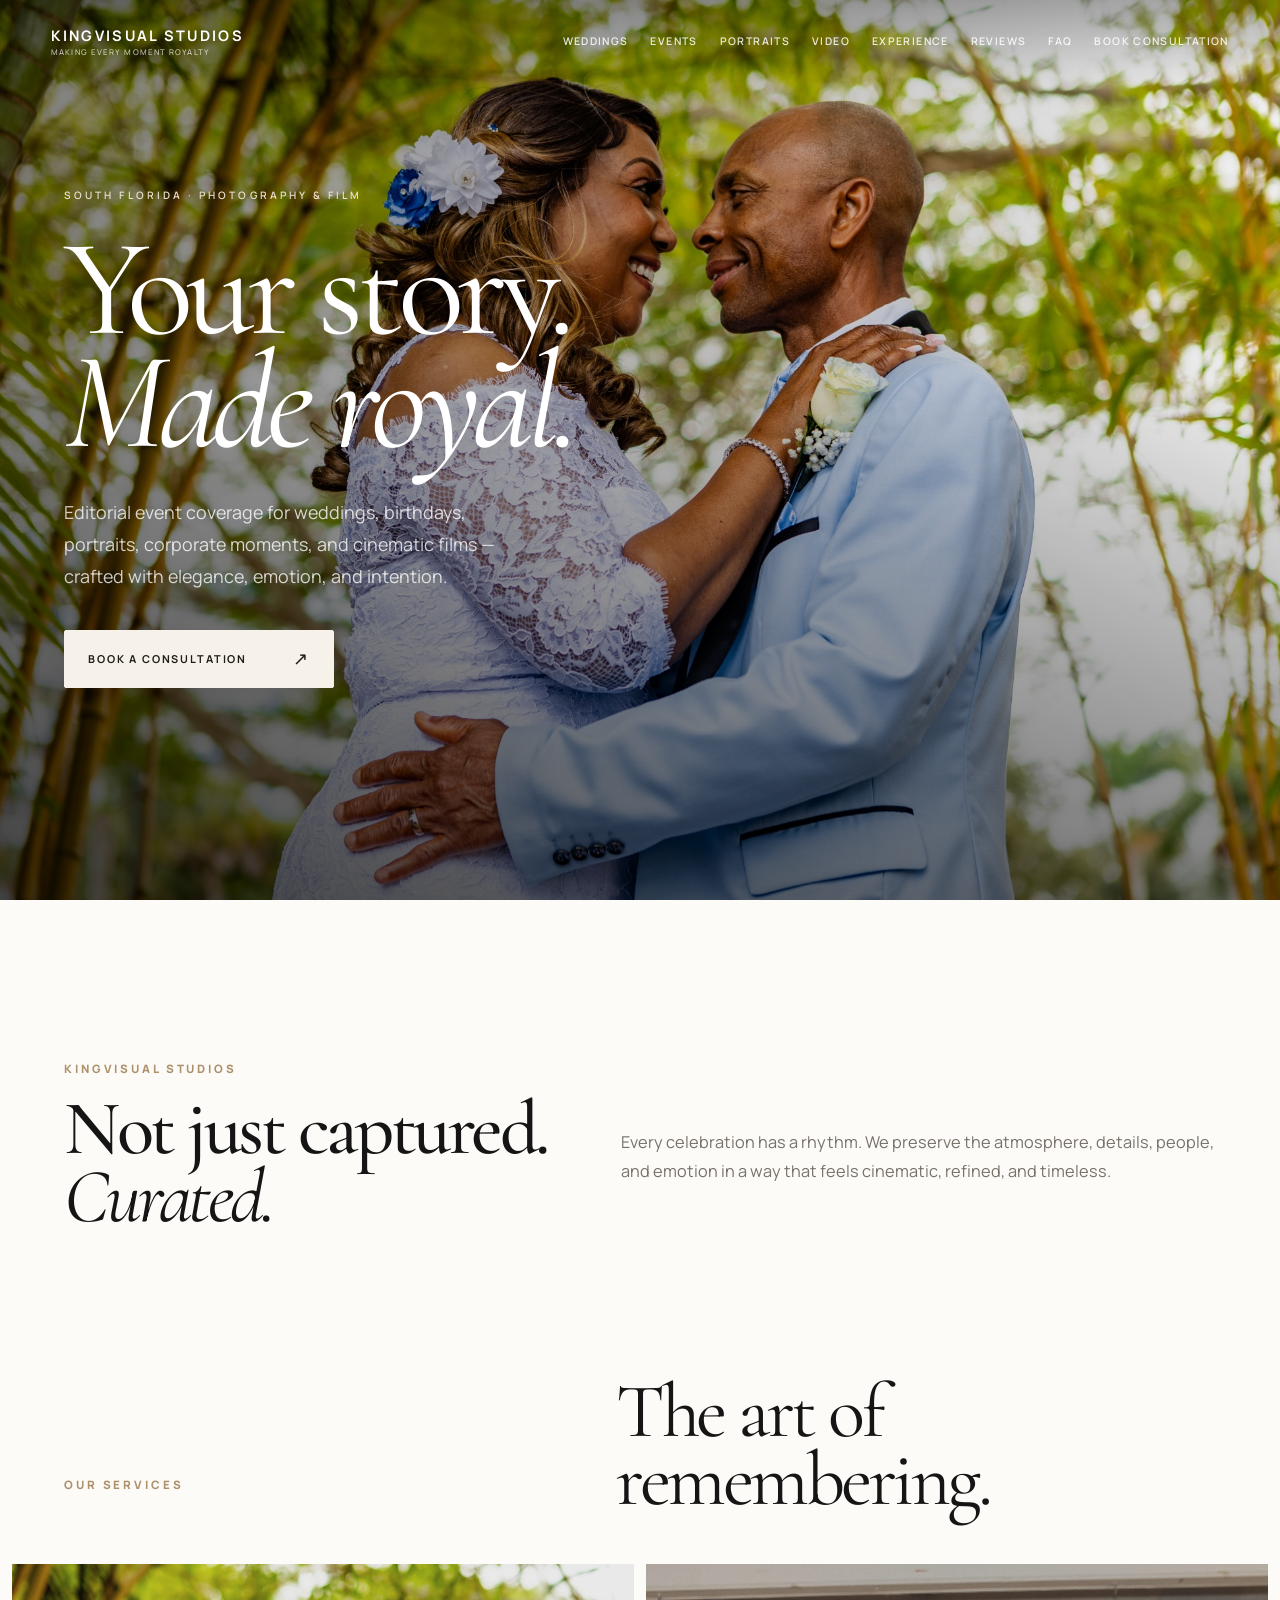
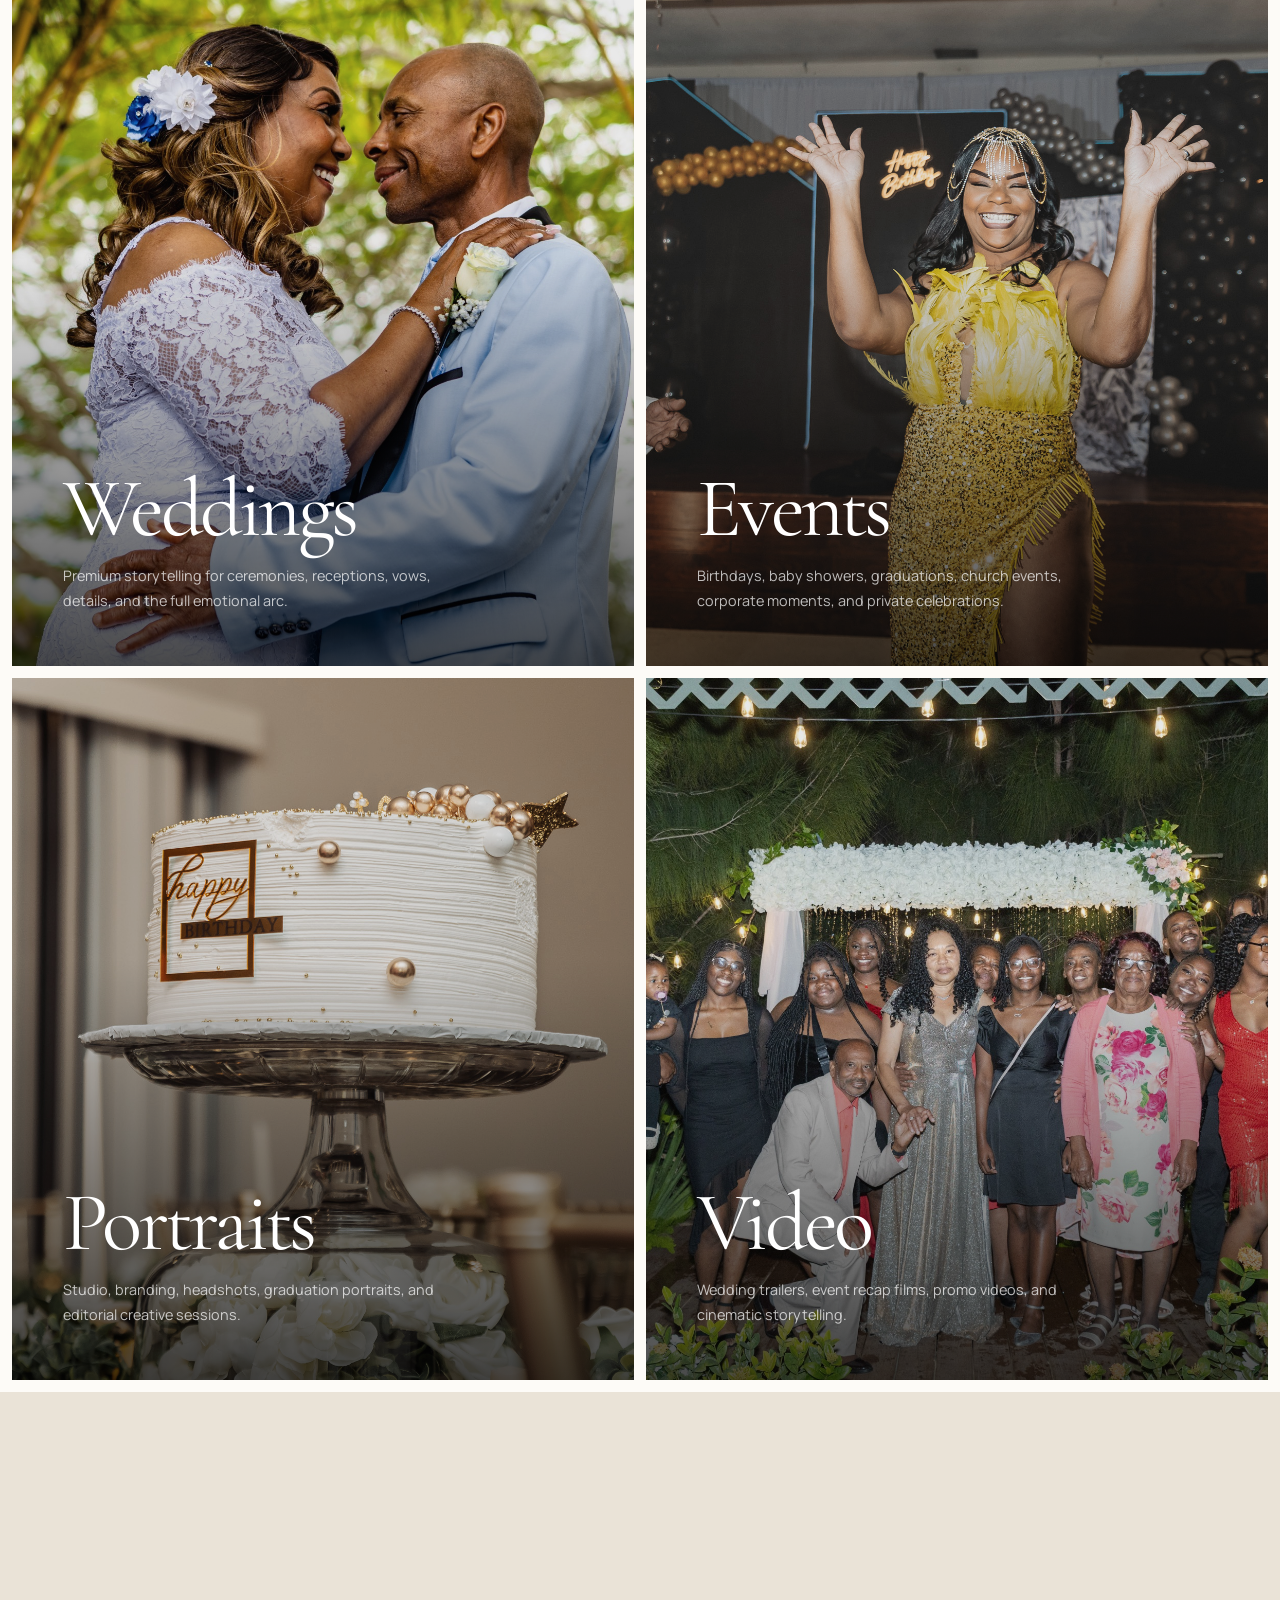
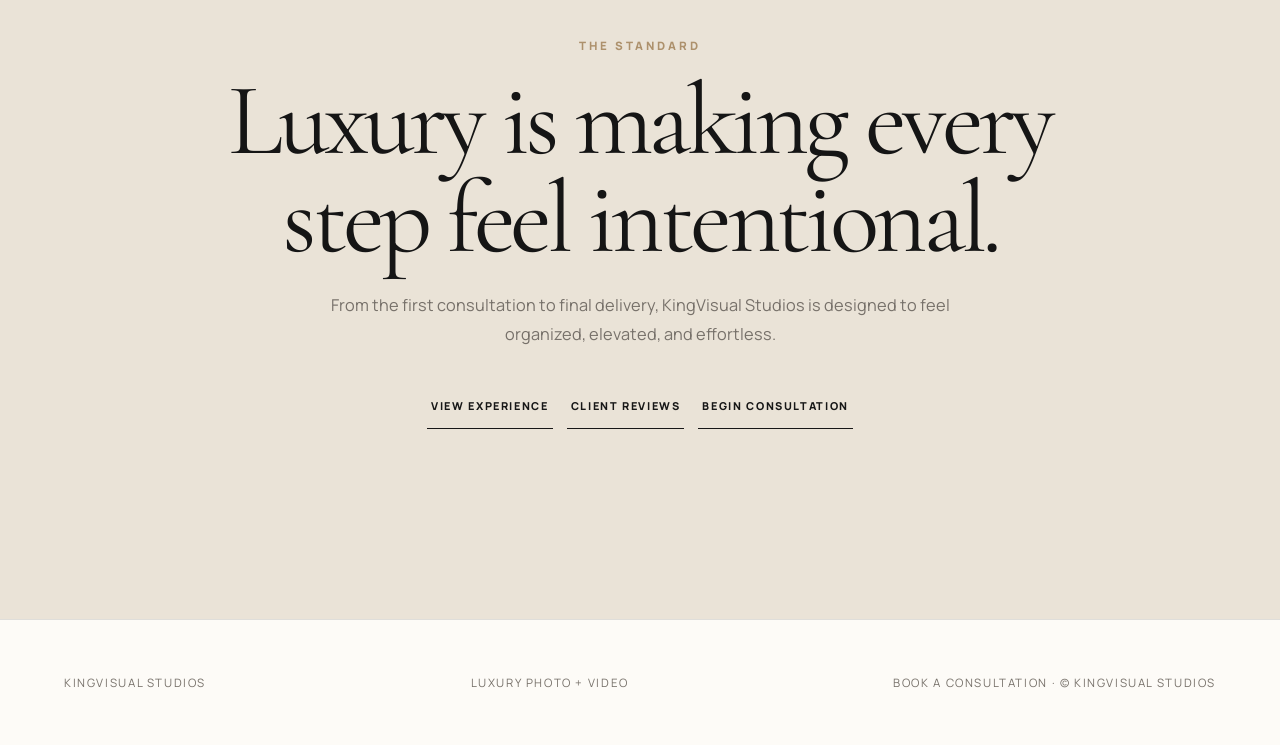
<file: index.html>
<!DOCTYPE html>
<html lang="en">
<head>
<meta charset="UTF-8"/>
<meta name="viewport" content="width=device-width, initial-scale=1.0"/>
<title>Home | KingVisual Studios</title>
<meta name="description" content="Explore wedding, event, portrait, and video coverage with KingVisual Studios. Plan your project and book a consultation."/>
<link rel="stylesheet" href="assets/styles.css"/>
</head>
<body>
<a class="skip-link" href="#main-content">Skip to content</a>

<header class="kvs-header">
  <nav class="kvs-nav">
    <a href="index.html" aria-current="page" class="brand"><strong>KingVisual Studios</strong><span>Making Every Moment Royalty</span></a>
    <div class="nav-links">
      <a href="weddings.html">Weddings</a>
      <a href="events.html">Events</a>
      <a href="portraits.html">Portraits</a>
      <a href="video.html">Video</a>
      <a href="experience.html">Experience</a>
      <a href="reviews.html">Reviews</a>
      <a href="faq.html">FAQ</a>
      <a href="https://kingvisualstudio.square.site" data-consultation>Book Consultation</a>
    </div>
    <button class="menu-btn" type="button" aria-controls="mobile-menu" aria-expanded="false">Menu</button>
  </nav>
</header>

<div class="mobile-menu" id="mobile-menu">
  <nav>
    <a href="index.html" aria-current="page">Home</a>
    <a href="weddings.html">Weddings</a>
    <a href="events.html">Events</a>
    <a href="portraits.html">Portraits</a>
    <a href="video.html">Video</a>
    <a href="experience.html">Experience</a>
    <a href="reviews.html">Reviews</a>
    <a href="faq.html">FAQ</a>
    <a href="https://kingvisualstudio.square.site" data-consultation>Book Consultation</a>
  </nav>
</div>


<main id="main-content">
<section class="hero editorial-hero">
  <div class="hero-media" style="--hero-image:url('/assets/images/hero-home.jpg')"></div>
  <div class="hero-content reveal">
    <div class="eyebrow">South Florida · Photography & Film</div>
    <h1>Your story.<br><em>Made royal.</em></h1>
    <p>Editorial event coverage for weddings, birthdays, portraits, corporate moments, and cinematic films — crafted with elegance, emotion, and intention.</p>
    <div class="cta-row"><a href="https://kingvisualstudio.square.site" class="btn btn-light luxury-consult-btn" data-consultation>Book a Consultation <span class="luxury-cta-arrow" aria-hidden="true">↗</span></a></div>
  </div>
</section>

<section>
  <div class="container split reveal">
    <div><div class="label">KingVisual Studios</div><h2>Not just captured.<br><em>Curated.</em></h2></div>
    <p>Every celebration has a rhythm. We preserve the atmosphere, details, people, and emotion in a way that feels cinematic, refined, and timeless.</p>
  </div>
</section>

<div class="portfolio-heading container"><span class="label">Our Services</span><h2>The art of remembering.</h2></div>
<section class="category-grid editorial-grid">
  <a class="category-card" href="weddings.html" style="--card-image:url('/assets/images/hero-wedding.jpg')"><div><h3>Weddings</h3><p>Premium storytelling for ceremonies, receptions, vows, details, and the full emotional arc.</p></div></a>
  <a class="category-card" href="events.html" style="--card-image:url('/assets/images/hero-events.jpg')"><div><h3>Events</h3><p>Birthdays, baby showers, graduations, church events, corporate moments, and private celebrations.</p></div></a>
  <a class="category-card" href="portraits.html" style="--card-image:url('/assets/images/hero-portraits.jpg')"><div><h3>Portraits</h3><p>Studio, branding, headshots, graduation portraits, and editorial creative sessions.</p></div></a>
  <a class="category-card" href="video.html" style="--card-image:url('/assets/images/gallery-1.jpg')"><div><h3>Video</h3><p>Wedding trailers, event recap films, promo videos, and cinematic storytelling.</p></div></a>
</section>

<section class="editorial-band editorial-finale">
  <div class="container reveal">
    <div class="label">The Standard</div>
    <h2>Luxury is making every step feel intentional.</h2>
    <p>From the first consultation to final delivery, KingVisual Studios is designed to feel organized, elevated, and effortless.</p>
    <div class="cta-row" style="justify-content:center">
      <a href="experience.html" class="btn">View Experience</a>
      <a href="reviews.html" class="btn">Client Reviews</a>
      <a href="https://kingvisualstudio.square.site" class="btn btn-gold" data-consultation>Begin Consultation</a>
    </div>
  </div>
</section>
</main>


<div class="consult-mobile-bar">
  <a href="https://kingvisualstudio.square.site" data-consultation>Book Consultation</a>
</div>

<footer class="kvs-footer">
  <div class="container footer-grid">
    <div>KingVisual Studios</div>
    <div>Luxury Photo + Video</div>
    <div><a href="book.html">Book a Consultation</a> · © KingVisual Studios</div>
  </div>
</footer>

<script src="assets/script.js"></script>

</body>
</html>
</file>
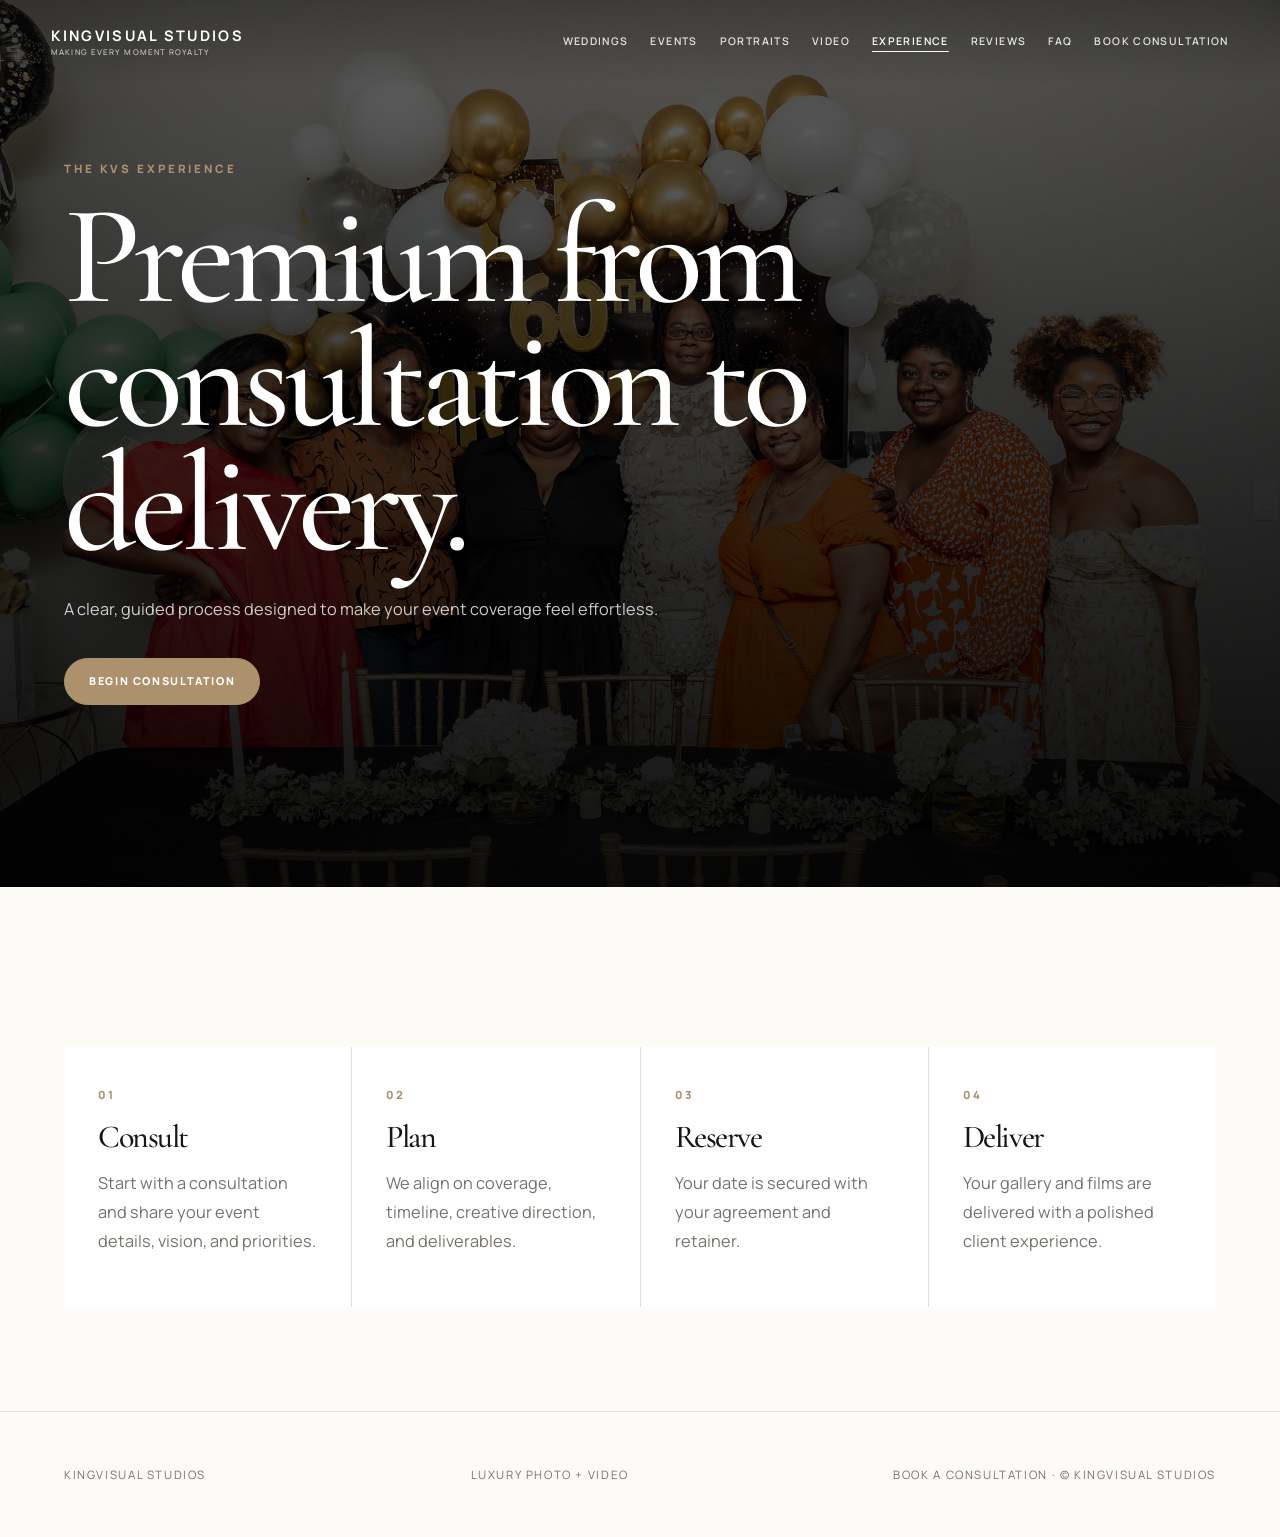
<file: experience.html>
<!DOCTYPE html>
<html lang="en">
<head>
<meta charset="UTF-8"/>
<meta name="viewport" content="width=device-width, initial-scale=1.0"/>
<title>Experience | KingVisual Studios</title>
<meta name="description" content="Learn how KingVisual Studios plans photo and video projects, from consultation and coverage planning to booking and delivery."/>
<link rel="stylesheet" href="assets/styles.css"/>
</head>
<body>
<a class="skip-link" href="#main-content">Skip to content</a>

<header class="kvs-header">
  <nav class="kvs-nav">
    <a href="index.html" class="brand"><strong>KingVisual Studios</strong><span>Making Every Moment Royalty</span></a>
    <div class="nav-links">
      <a href="weddings.html">Weddings</a>
      <a href="events.html">Events</a>
      <a href="portraits.html">Portraits</a>
      <a href="video.html">Video</a>
      <a href="experience.html" aria-current="page">Experience</a>
      <a href="reviews.html">Reviews</a>
      <a href="faq.html">FAQ</a>
      <a href="https://kingvisualstudio.square.site" data-consultation>Book Consultation</a>
    </div>
    <button class="menu-btn" type="button" aria-controls="mobile-menu" aria-expanded="false">Menu</button>
  </nav>
</header>

<div class="mobile-menu" id="mobile-menu">
  <nav>
    <a href="index.html">Home</a>
    <a href="weddings.html">Weddings</a>
    <a href="events.html">Events</a>
    <a href="portraits.html">Portraits</a>
    <a href="video.html">Video</a>
    <a href="experience.html" aria-current="page">Experience</a>
    <a href="reviews.html">Reviews</a>
    <a href="faq.html">FAQ</a>
    <a href="https://kingvisualstudio.square.site" data-consultation>Book Consultation</a>
  </nav>
</div>


<main id="main-content">
<section class="page-hero">
  <div class="page-hero-media" style="--hero-image:url('/assets/images/gallery-4.jpg')"></div>
  <div class="page-hero-content reveal">
    <div class="eyebrow">The KVS Experience</div>
    <h1>Premium from consultation to delivery.</h1>
    <p>A clear, guided process designed to make your event coverage feel effortless.</p>
    <div class="cta-row"><a href="https://kingvisualstudio.square.site" class="btn btn-gold" data-consultation>Begin Consultation</a></div>
  </div>
</section>
<section>
  <div class="container steps reveal">
    <div class="step"><span>01</span><h3>Consult</h3><p>Start with a consultation and share your event details, vision, and priorities.</p></div>
    <div class="step"><span>02</span><h3>Plan</h3><p>We align on coverage, timeline, creative direction, and deliverables.</p></div>
    <div class="step"><span>03</span><h3>Reserve</h3><p>Your date is secured with your agreement and retainer.</p></div>
    <div class="step"><span>04</span><h3>Deliver</h3><p>Your gallery and films are delivered with a polished client experience.</p></div>
  </div>
</section>
</main>


<div class="consult-mobile-bar">
  <a href="https://kingvisualstudio.square.site" data-consultation>Book Consultation</a>
</div>

<footer class="kvs-footer">
  <div class="container footer-grid">
    <div>KingVisual Studios</div>
    <div>Luxury Photo + Video</div>
    <div><a href="book.html">Book a Consultation</a> · © KingVisual Studios</div>
  </div>
</footer>

<script src="assets/script.js"></script>

</body>
</html>
</file>
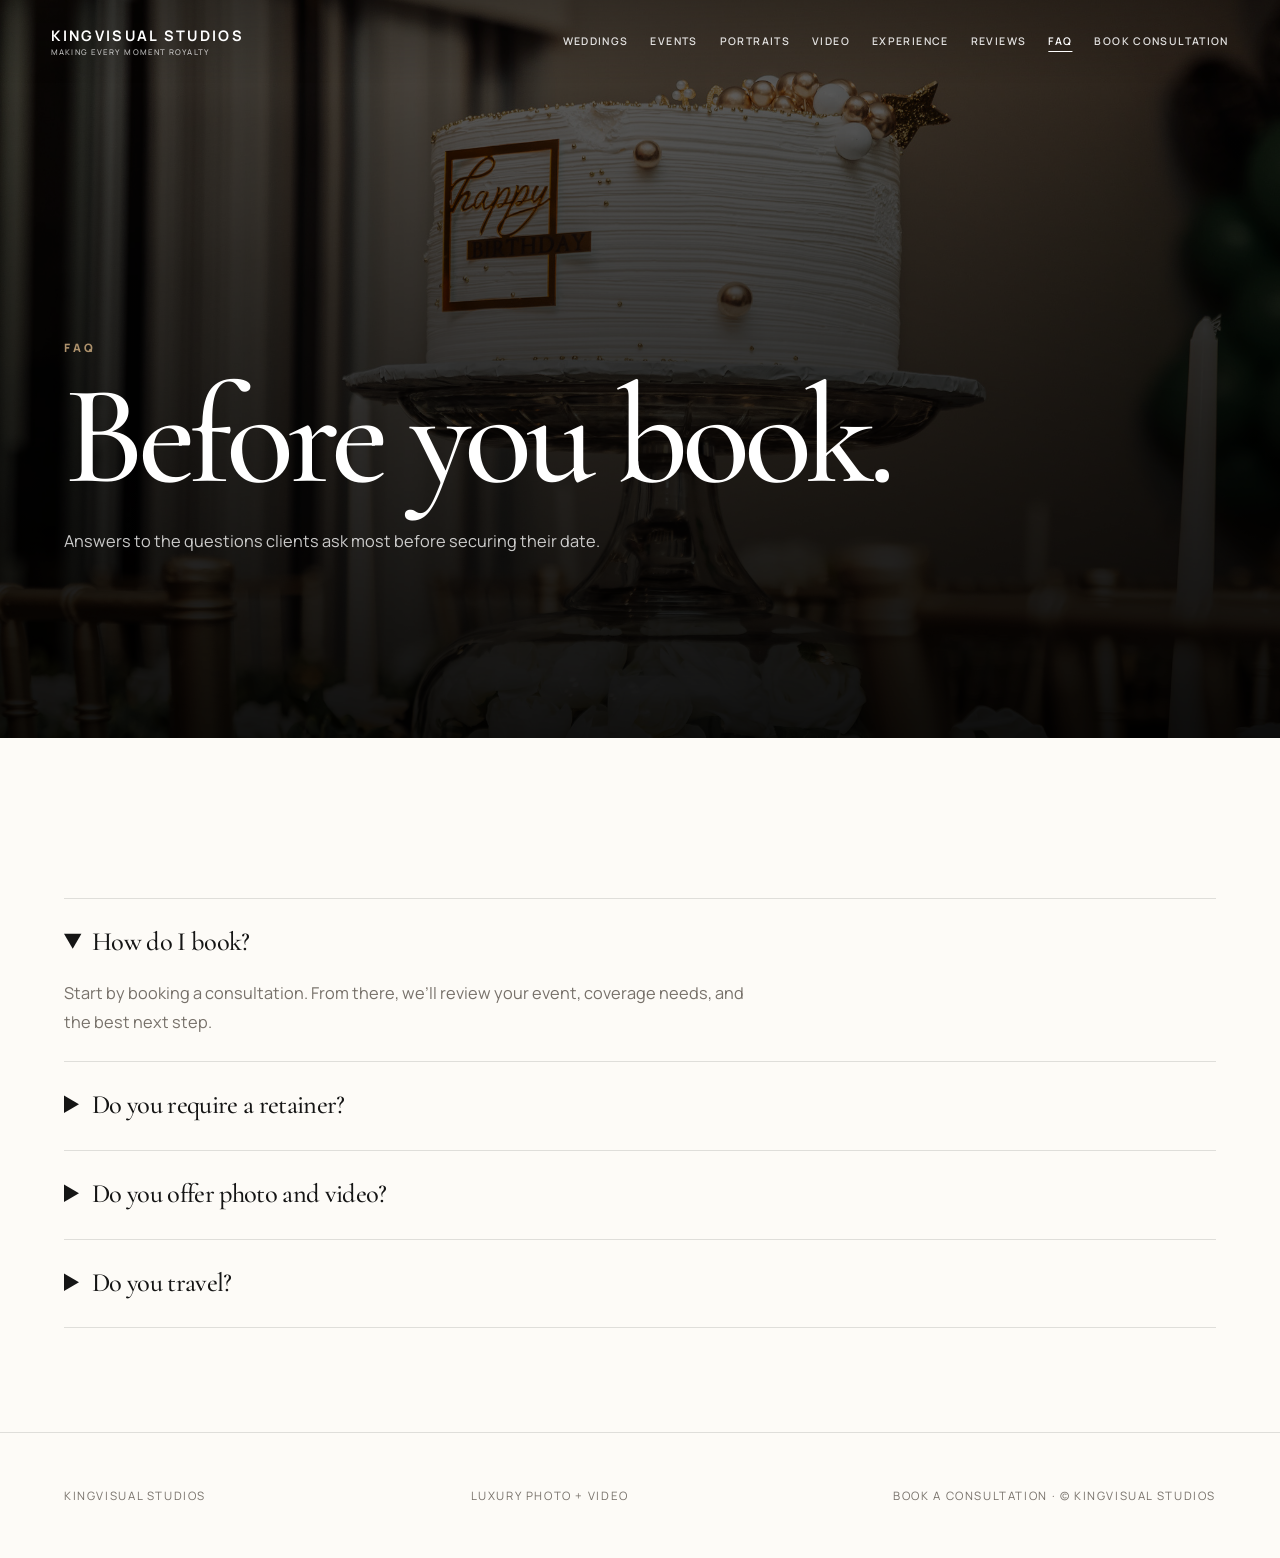
<file: faq.html>
<!DOCTYPE html>
<html lang="en">
<head>
<meta charset="UTF-8"/>
<meta name="viewport" content="width=device-width, initial-scale=1.0"/>
<title>FAQ | KingVisual Studios</title>
<meta name="description" content="Answers about KingVisual Studios consultations, retainers, photo and video coverage, and travel."/>
<link rel="stylesheet" href="assets/styles.css"/>
</head>
<body>
<a class="skip-link" href="#main-content">Skip to content</a>

<header class="kvs-header">
  <nav class="kvs-nav">
    <a href="index.html" class="brand"><strong>KingVisual Studios</strong><span>Making Every Moment Royalty</span></a>
    <div class="nav-links">
      <a href="weddings.html">Weddings</a>
      <a href="events.html">Events</a>
      <a href="portraits.html">Portraits</a>
      <a href="video.html">Video</a>
      <a href="experience.html">Experience</a>
      <a href="reviews.html">Reviews</a>
      <a href="faq.html" aria-current="page">FAQ</a>
      <a href="https://kingvisualstudio.square.site" data-consultation>Book Consultation</a>
    </div>
    <button class="menu-btn" type="button" aria-controls="mobile-menu" aria-expanded="false">Menu</button>
  </nav>
</header>

<div class="mobile-menu" id="mobile-menu">
  <nav>
    <a href="index.html">Home</a>
    <a href="weddings.html">Weddings</a>
    <a href="events.html">Events</a>
    <a href="portraits.html">Portraits</a>
    <a href="video.html">Video</a>
    <a href="experience.html">Experience</a>
    <a href="reviews.html">Reviews</a>
    <a href="faq.html" aria-current="page">FAQ</a>
    <a href="https://kingvisualstudio.square.site" data-consultation>Book Consultation</a>
  </nav>
</div>


<main id="main-content">
<section class="page-hero">
  <div class="page-hero-media" style="--hero-image:url('/assets/images/gallery-5.jpg')"></div>
  <div class="page-hero-content reveal">
    <div class="eyebrow">FAQ</div>
    <h1>Before you book.</h1>
    <p>Answers to the questions clients ask most before securing their date.</p>
  </div>
</section>
<section>
  <div class="container faq reveal">
    <details open><summary>How do I book?</summary><p>Start by booking a consultation. From there, we’ll review your event, coverage needs, and the best next step.</p></details>
    <details><summary>Do you require a retainer?</summary><p>Yes. A retainer is used to secure your date and begin the booking process.</p></details>
    <details><summary>Do you offer photo and video?</summary><p>Yes. KingVisual Studios offers photo-only, video-only, and combined coverage options.</p></details>
    <details><summary>Do you travel?</summary><p>Yes. Travel coverage can be quoted based on location, hours, and production needs.</p></details>
  </div>
</section>
</main>


<div class="consult-mobile-bar">
  <a href="https://kingvisualstudio.square.site" data-consultation>Book Consultation</a>
</div>

<footer class="kvs-footer">
  <div class="container footer-grid">
    <div>KingVisual Studios</div>
    <div>Luxury Photo + Video</div>
    <div><a href="book.html">Book a Consultation</a> · © KingVisual Studios</div>
  </div>
</footer>

<script src="assets/script.js"></script>

</body>
</html>
</file>
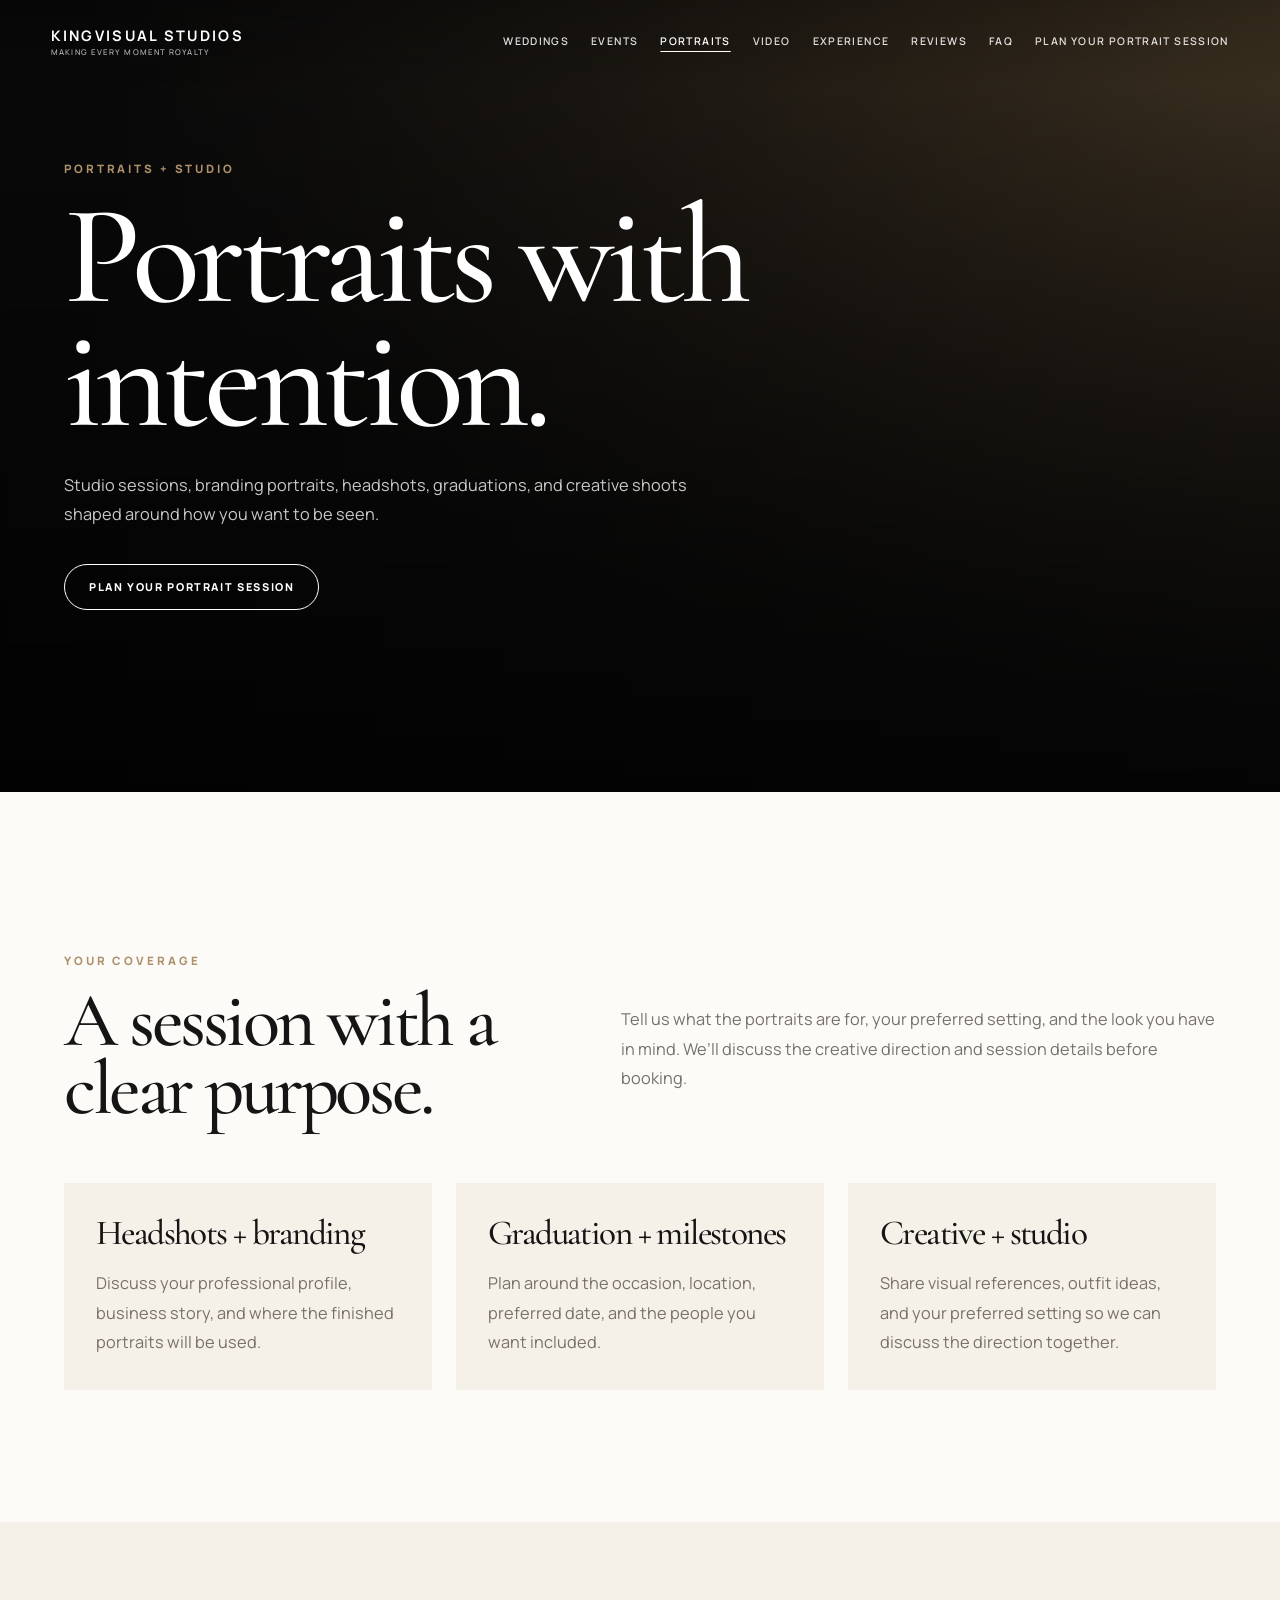
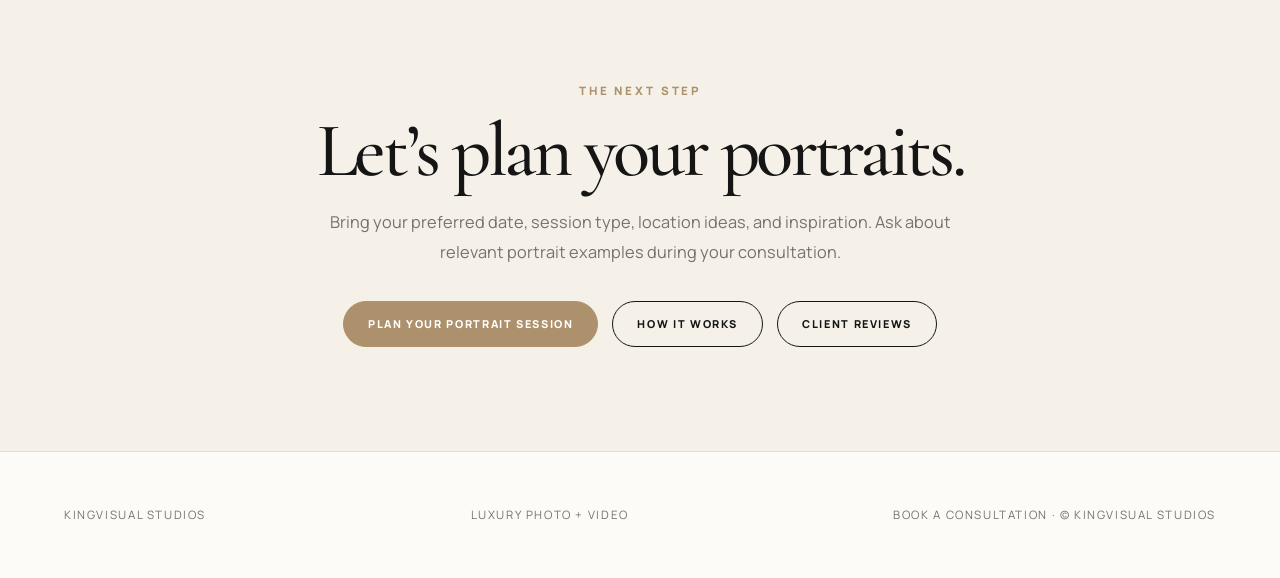
<file: portraits.html>
<!DOCTYPE html>
<html lang="en">
<head>
<meta charset="UTF-8"/>
<meta name="viewport" content="width=device-width, initial-scale=1.0"/>
<title>Portraits | KingVisual Studios</title>
<meta name="description" content="Studio sessions, branding portraits, headshots, graduations, and creative shoots shaped around how you want to be seen."/>
<link rel="stylesheet" href="assets/styles.css"/>
</head>
<body>
<a class="skip-link" href="#main-content">Skip to content</a>

<header class="kvs-header">
  <nav class="kvs-nav">
    <a href="index.html" class="brand"><strong>KingVisual Studios</strong><span>Making Every Moment Royalty</span></a>
    <div class="nav-links">
      <a href="weddings.html">Weddings</a>
      <a href="events.html">Events</a>
      <a href="portraits.html" aria-current="page">Portraits</a>
      <a href="video.html">Video</a>
      <a href="experience.html">Experience</a>
      <a href="reviews.html">Reviews</a>
      <a href="faq.html">FAQ</a>
      <a href="https://kingvisualstudio.square.site" data-consultation>Plan Your Portrait Session</a>
    </div>
    <button class="menu-btn" type="button" aria-controls="mobile-menu" aria-expanded="false">Menu</button>
  </nav>
</header>

<div class="mobile-menu" id="mobile-menu">
  <nav>
    <a href="index.html">Home</a>
    <a href="weddings.html">Weddings</a>
    <a href="events.html">Events</a>
    <a href="portraits.html" aria-current="page">Portraits</a>
    <a href="video.html">Video</a>
    <a href="experience.html">Experience</a>
    <a href="reviews.html">Reviews</a>
    <a href="faq.html">FAQ</a>
    <a href="https://kingvisualstudio.square.site" data-consultation>Plan Your Portrait Session</a>
  </nav>
</div>


<main id="main-content">
<section class="page-hero text-hero">

  <div class="page-hero-content reveal">
    <div class="eyebrow">Portraits + Studio</div>
    <h1>Portraits with intention.</h1>
    <p>Studio sessions, branding portraits, headshots, graduations, and creative shoots shaped around how you want to be seen.</p>
    <div class="cta-row"><a href="https://kingvisualstudio.square.site" class="btn btn-light" data-consultation>Plan Your Portrait Session</a></div>
  </div>
</section>
<section>
  <div class="container split reveal">
    <div><div class="label">Your Coverage</div><h2>A session with a clear purpose.</h2></div>
    <p>Tell us what the portraits are for, your preferred setting, and the look you have in mind. We’ll discuss the creative direction and session details before booking.</p>
  </div>
  <div class="container service-grid"><article class="service-card"><h3>Headshots + branding</h3><p>Discuss your professional profile, business story, and where the finished portraits will be used.</p></article>
<article class="service-card"><h3>Graduation + milestones</h3><p>Plan around the occasion, location, preferred date, and the people you want included.</p></article>
<article class="service-card"><h3>Creative + studio</h3><p>Share visual references, outfit ideas, and your preferred setting so we can discuss the direction together.</p></article></div>
</section>

<section class="editorial-band">
  <div class="container reveal">
    <div class="label">The Next Step</div>
    <h2>Let’s plan your portraits.</h2>
    <p>Bring your preferred date, session type, location ideas, and inspiration. Ask about relevant portrait examples during your consultation.</p>
    <div class="cta-row centered"><a href="https://kingvisualstudio.square.site" class="btn btn-gold" data-consultation>Plan Your Portrait Session</a><a href="experience.html" class="btn">How It Works</a><a href="reviews.html" class="btn">Client Reviews</a></div>
  </div>
</section>
</main>


<div class="consult-mobile-bar">
  <a href="https://kingvisualstudio.square.site" data-consultation>Plan Your Portrait Session</a>
</div>

<footer class="kvs-footer">
  <div class="container footer-grid">
    <div>KingVisual Studios</div>
    <div>Luxury Photo + Video</div>
    <div><a href="book.html">Book a Consultation</a> · © KingVisual Studios</div>
  </div>
</footer>

<script src="assets/script.js"></script>

</body>
</html>
</file>
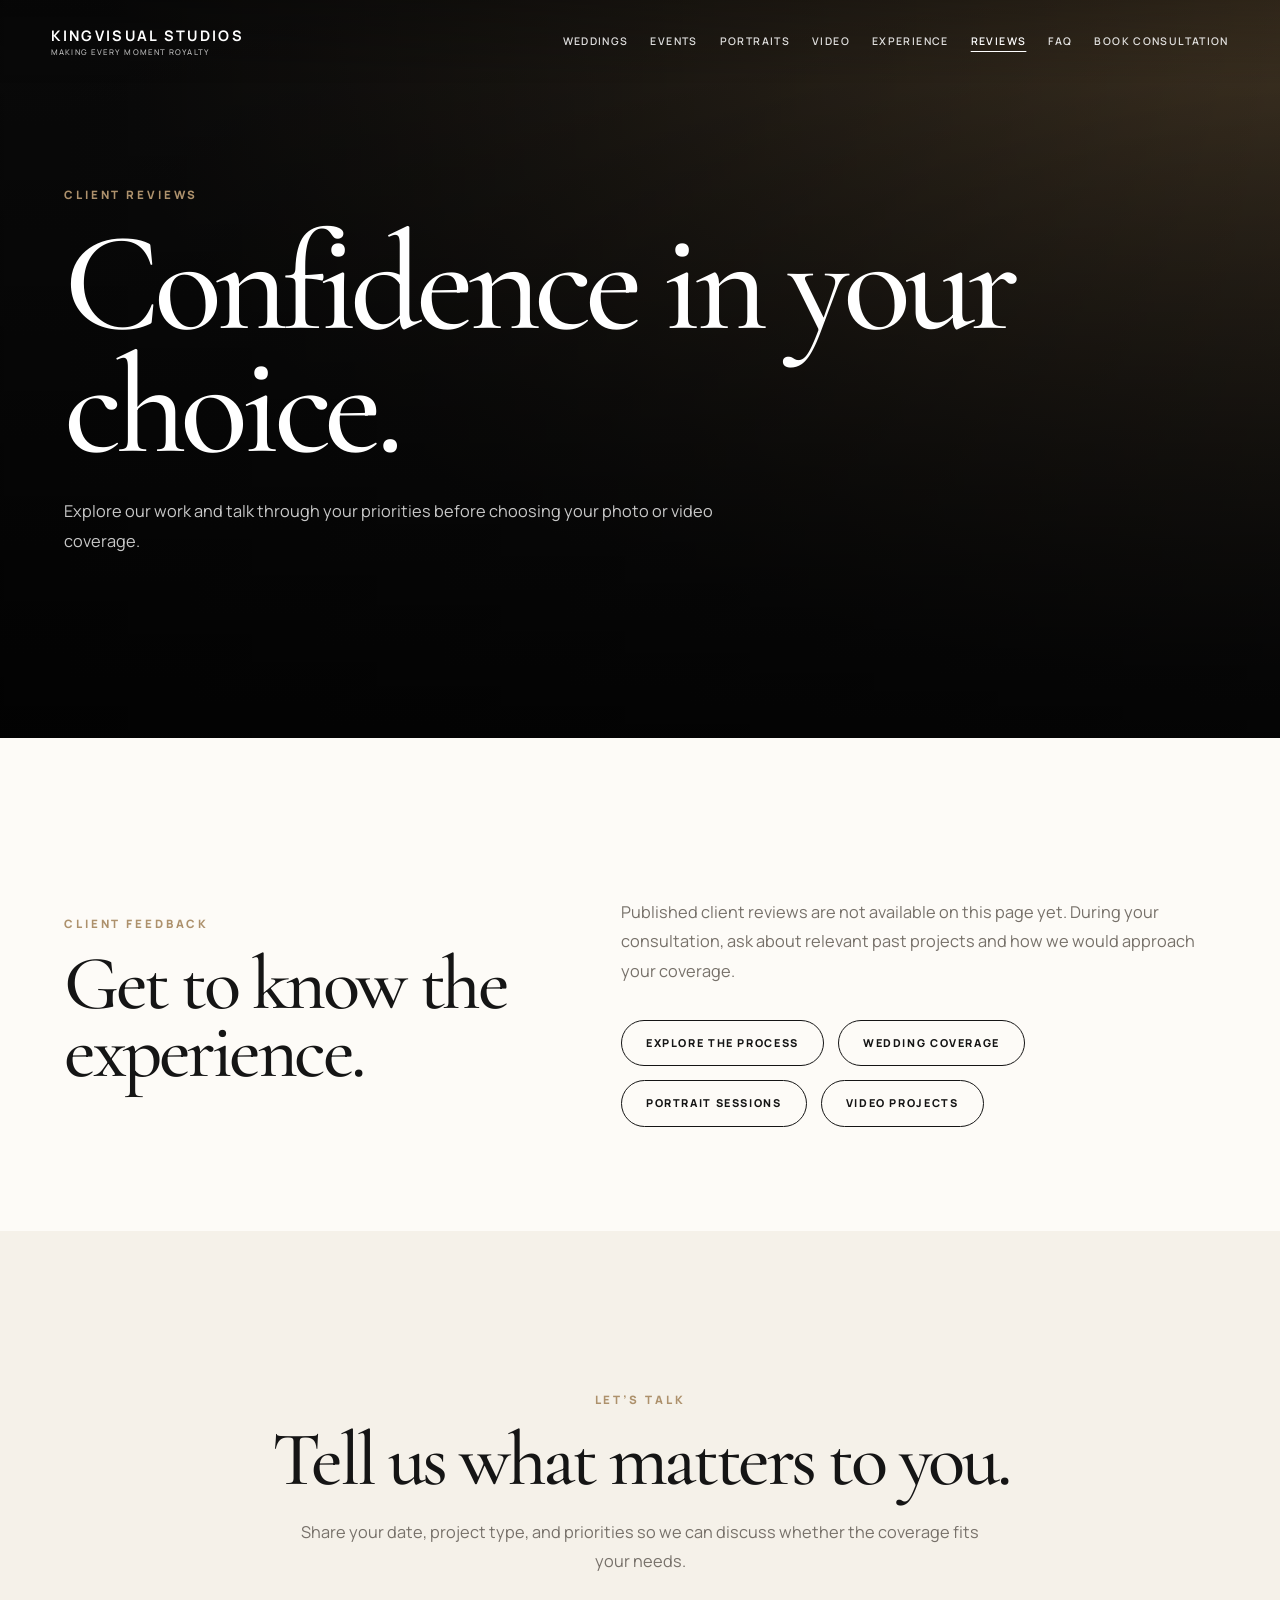
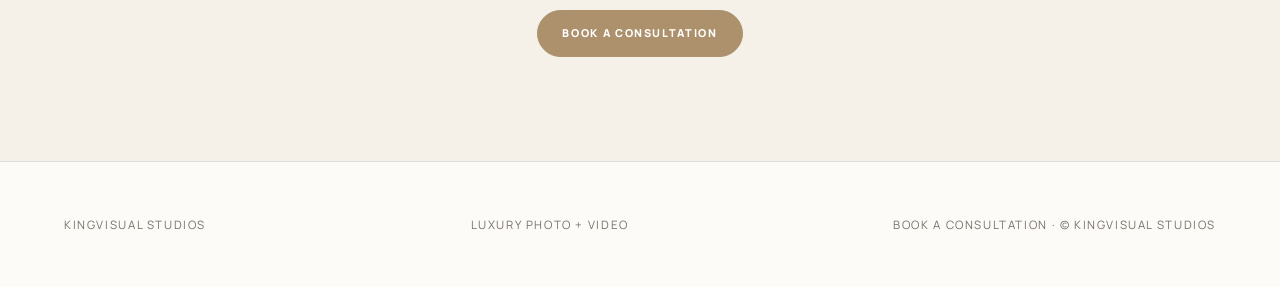
<file: reviews.html>
<!DOCTYPE html>
<html lang="en">
<head>
<meta charset="UTF-8"/>
<meta name="viewport" content="width=device-width, initial-scale=1.0"/>
<title>Reviews | KingVisual Studios</title>
<meta name="description" content="Client review information and consultation options for KingVisual Studios wedding, event, portrait, and video services."/>
<link rel="stylesheet" href="assets/styles.css"/>
</head>
<body>
<a class="skip-link" href="#main-content">Skip to content</a>

<header class="kvs-header">
  <nav class="kvs-nav">
    <a href="index.html" class="brand"><strong>KingVisual Studios</strong><span>Making Every Moment Royalty</span></a>
    <div class="nav-links">
      <a href="weddings.html">Weddings</a>
      <a href="events.html">Events</a>
      <a href="portraits.html">Portraits</a>
      <a href="video.html">Video</a>
      <a href="experience.html">Experience</a>
      <a href="reviews.html" aria-current="page">Reviews</a>
      <a href="faq.html">FAQ</a>
      <a href="https://kingvisualstudio.square.site" data-consultation>Book Consultation</a>
    </div>
    <button class="menu-btn" type="button" aria-controls="mobile-menu" aria-expanded="false">Menu</button>
  </nav>
</header>

<div class="mobile-menu" id="mobile-menu">
  <nav>
    <a href="index.html">Home</a>
    <a href="weddings.html">Weddings</a>
    <a href="events.html">Events</a>
    <a href="portraits.html">Portraits</a>
    <a href="video.html">Video</a>
    <a href="experience.html">Experience</a>
    <a href="reviews.html" aria-current="page">Reviews</a>
    <a href="faq.html">FAQ</a>
    <a href="https://kingvisualstudio.square.site" data-consultation>Book Consultation</a>
  </nav>
</div>


<main id="main-content">
<section class="page-hero text-hero">
  <div class="page-hero-content reveal">
    <div class="eyebrow">Client Reviews</div>
    <h1>Confidence in your choice.</h1>
    <p>Explore our work and talk through your priorities before choosing your photo or video coverage.</p>
  </div>
</section>
<section>
  <div class="container split reveal">
    <div><div class="label">Client Feedback</div><h2>Get to know the experience.</h2></div>
    <div><p>Published client reviews are not available on this page yet. During your consultation, ask about relevant past projects and how we would approach your coverage.</p><div class="cta-row"><a href="experience.html" class="btn">Explore the Process</a><a href="weddings.html" class="btn">Wedding Coverage</a><a href="portraits.html" class="btn">Portrait Sessions</a><a href="video.html" class="btn">Video Projects</a></div></div>
  </div>
</section>
<section class="editorial-band">
  <div class="container reveal">
    <div class="label">Let’s Talk</div><h2>Tell us what matters to you.</h2>
    <p>Share your date, project type, and priorities so we can discuss whether the coverage fits your needs.</p>
    <div class="cta-row centered"><a href="https://kingvisualstudio.square.site" class="btn btn-gold" data-consultation>Book a Consultation</a></div>
  </div>
</section>
</main>


<div class="consult-mobile-bar">
  <a href="https://kingvisualstudio.square.site" data-consultation>Book Consultation</a>
</div>

<footer class="kvs-footer">
  <div class="container footer-grid">
    <div>KingVisual Studios</div>
    <div>Luxury Photo + Video</div>
    <div><a href="book.html">Book a Consultation</a> · © KingVisual Studios</div>
  </div>
</footer>

<script src="assets/script.js"></script>

</body>
</html>
</file>
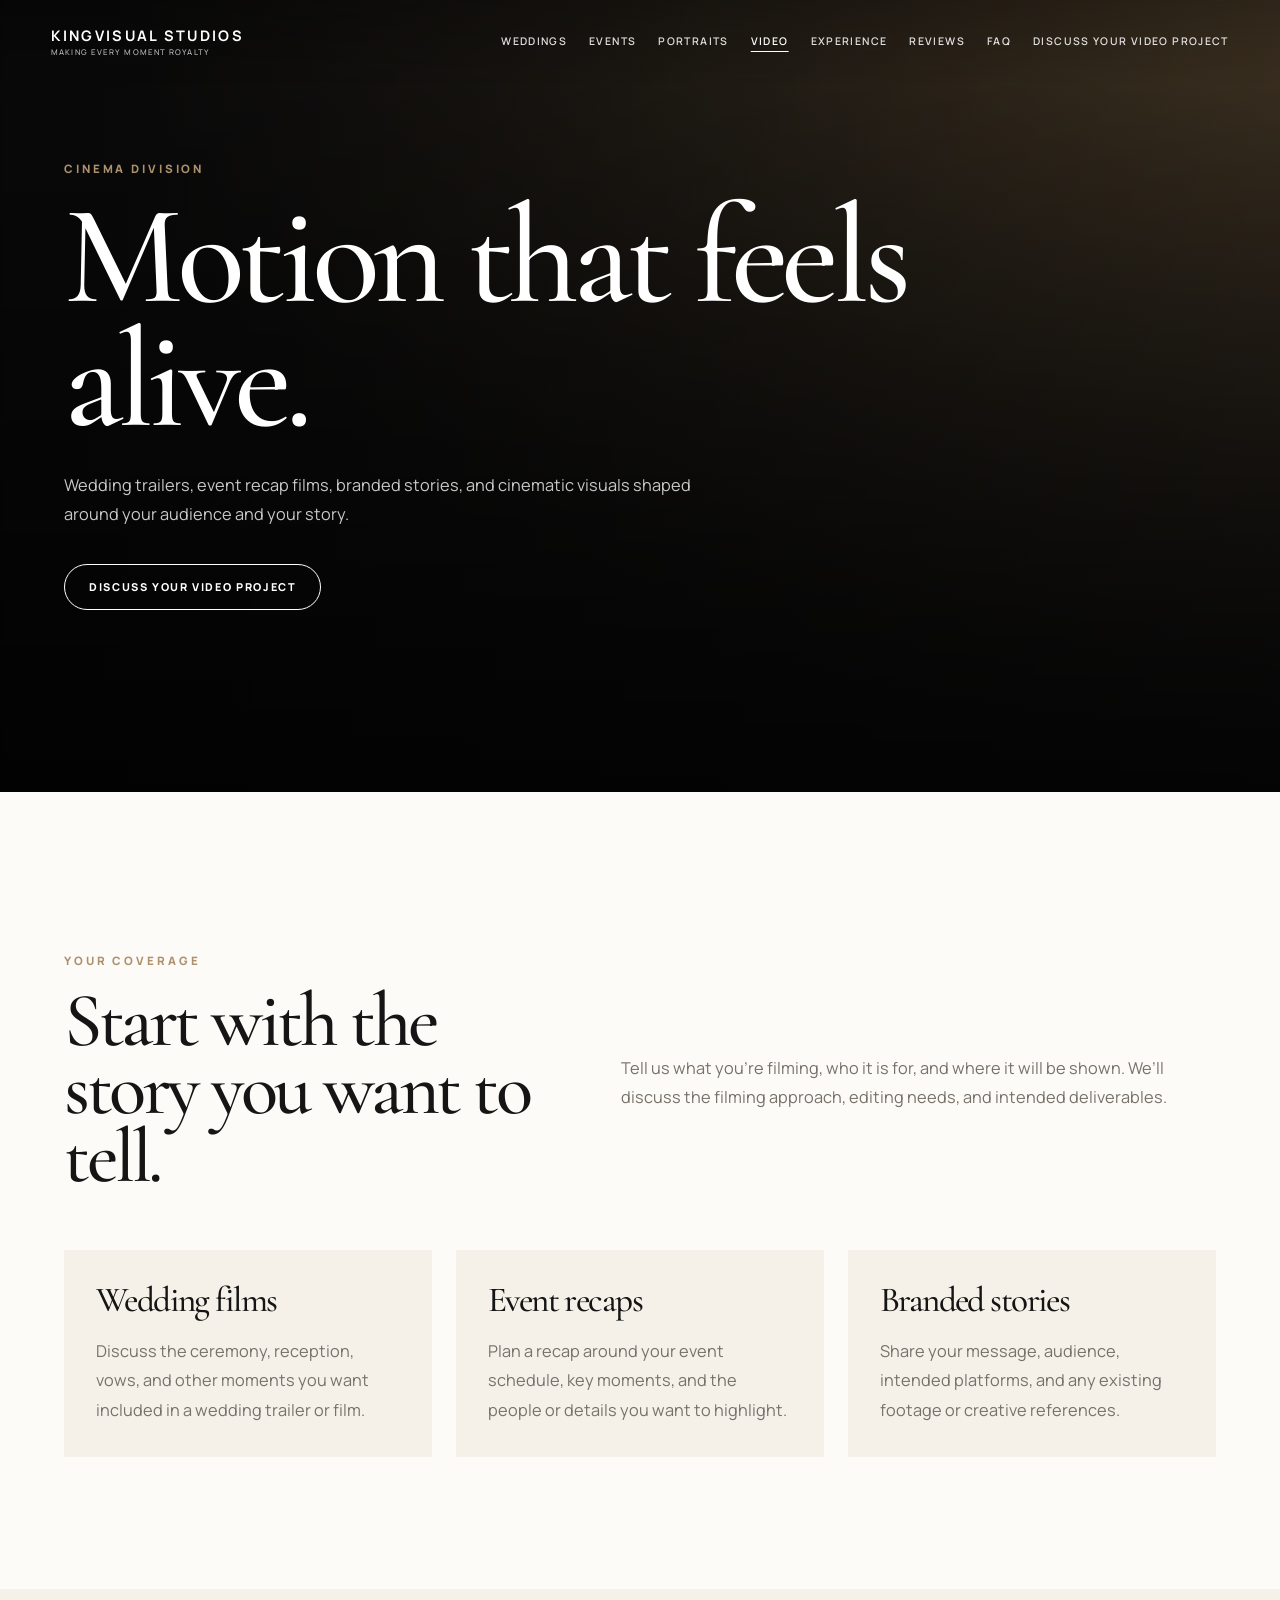
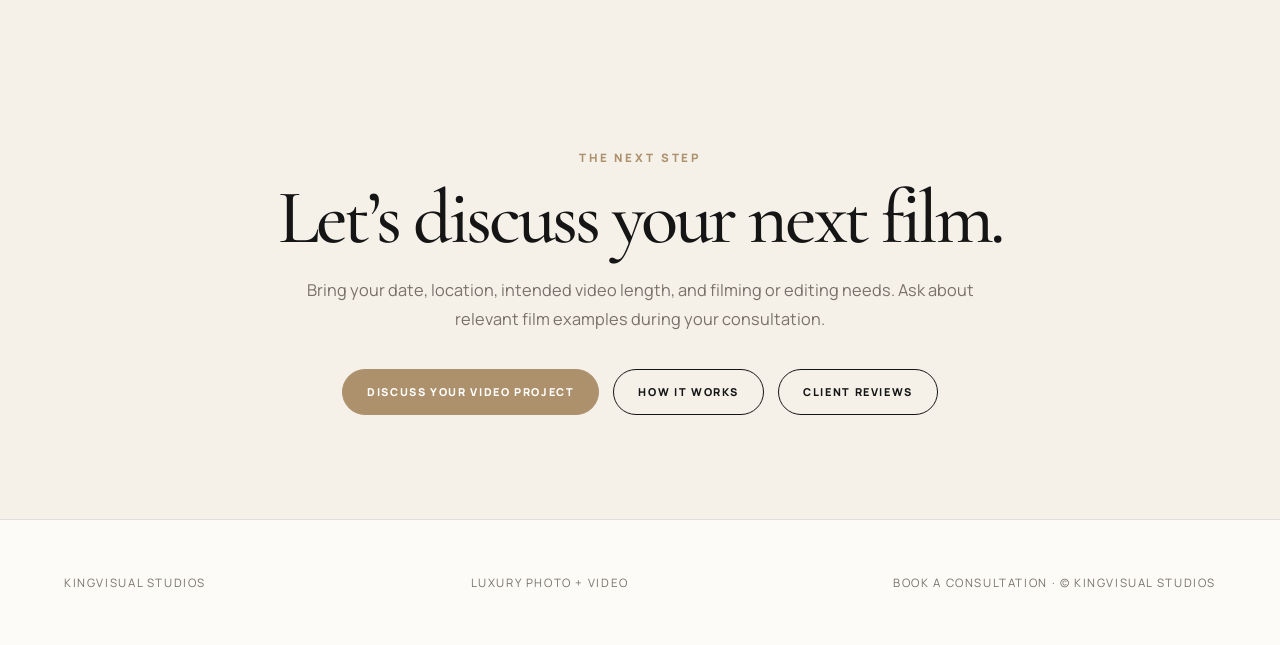
<file: video.html>
<!DOCTYPE html>
<html lang="en">
<head>
<meta charset="UTF-8"/>
<meta name="viewport" content="width=device-width, initial-scale=1.0"/>
<title>Video | KingVisual Studios</title>
<meta name="description" content="Wedding trailers, event recap films, branded stories, and cinematic visuals shaped around your audience and your story."/>
<link rel="stylesheet" href="assets/styles.css"/>
</head>
<body>
<a class="skip-link" href="#main-content">Skip to content</a>

<header class="kvs-header">
  <nav class="kvs-nav">
    <a href="index.html" class="brand"><strong>KingVisual Studios</strong><span>Making Every Moment Royalty</span></a>
    <div class="nav-links">
      <a href="weddings.html">Weddings</a>
      <a href="events.html">Events</a>
      <a href="portraits.html">Portraits</a>
      <a href="video.html" aria-current="page">Video</a>
      <a href="experience.html">Experience</a>
      <a href="reviews.html">Reviews</a>
      <a href="faq.html">FAQ</a>
      <a href="https://kingvisualstudio.square.site" data-consultation>Discuss Your Video Project</a>
    </div>
    <button class="menu-btn" type="button" aria-controls="mobile-menu" aria-expanded="false">Menu</button>
  </nav>
</header>

<div class="mobile-menu" id="mobile-menu">
  <nav>
    <a href="index.html">Home</a>
    <a href="weddings.html">Weddings</a>
    <a href="events.html">Events</a>
    <a href="portraits.html">Portraits</a>
    <a href="video.html" aria-current="page">Video</a>
    <a href="experience.html">Experience</a>
    <a href="reviews.html">Reviews</a>
    <a href="faq.html">FAQ</a>
    <a href="https://kingvisualstudio.square.site" data-consultation>Discuss Your Video Project</a>
  </nav>
</div>


<main id="main-content">
<section class="page-hero text-hero">

  <div class="page-hero-content reveal">
    <div class="eyebrow">Cinema Division</div>
    <h1>Motion that feels alive.</h1>
    <p>Wedding trailers, event recap films, branded stories, and cinematic visuals shaped around your audience and your story.</p>
    <div class="cta-row"><a href="https://kingvisualstudio.square.site" class="btn btn-light" data-consultation>Discuss Your Video Project</a></div>
  </div>
</section>
<section>
  <div class="container split reveal">
    <div><div class="label">Your Coverage</div><h2>Start with the story you want to tell.</h2></div>
    <p>Tell us what you’re filming, who it is for, and where it will be shown. We’ll discuss the filming approach, editing needs, and intended deliverables.</p>
  </div>
  <div class="container service-grid"><article class="service-card"><h3>Wedding films</h3><p>Discuss the ceremony, reception, vows, and other moments you want included in a wedding trailer or film.</p></article>
<article class="service-card"><h3>Event recaps</h3><p>Plan a recap around your event schedule, key moments, and the people or details you want to highlight.</p></article>
<article class="service-card"><h3>Branded stories</h3><p>Share your message, audience, intended platforms, and any existing footage or creative references.</p></article></div>
</section>

<section class="editorial-band">
  <div class="container reveal">
    <div class="label">The Next Step</div>
    <h2>Let’s discuss your next film.</h2>
    <p>Bring your date, location, intended video length, and filming or editing needs. Ask about relevant film examples during your consultation.</p>
    <div class="cta-row centered"><a href="https://kingvisualstudio.square.site" class="btn btn-gold" data-consultation>Discuss Your Video Project</a><a href="experience.html" class="btn">How It Works</a><a href="reviews.html" class="btn">Client Reviews</a></div>
  </div>
</section>
</main>


<div class="consult-mobile-bar">
  <a href="https://kingvisualstudio.square.site" data-consultation>Discuss Your Video Project</a>
</div>

<footer class="kvs-footer">
  <div class="container footer-grid">
    <div>KingVisual Studios</div>
    <div>Luxury Photo + Video</div>
    <div><a href="book.html">Book a Consultation</a> · © KingVisual Studios</div>
  </div>
</footer>

<script src="assets/script.js"></script>

</body>
</html>
</file>
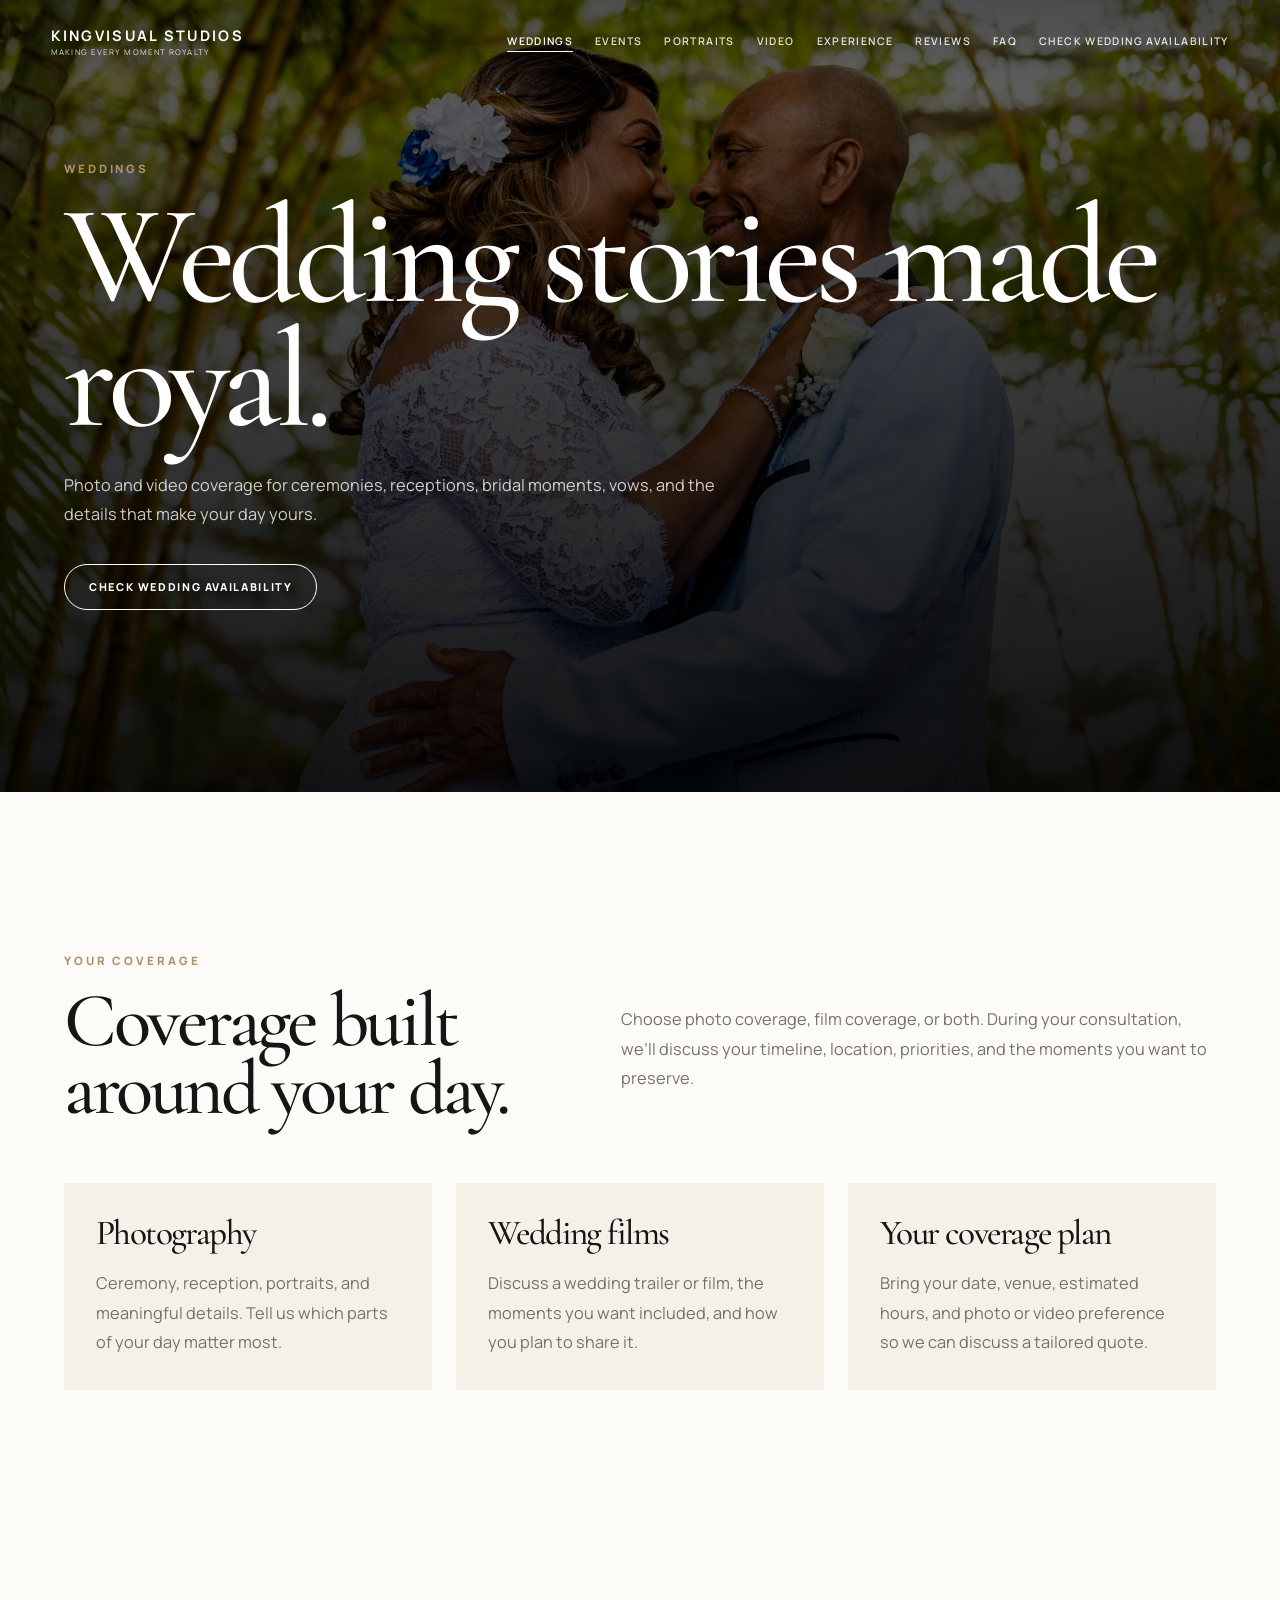
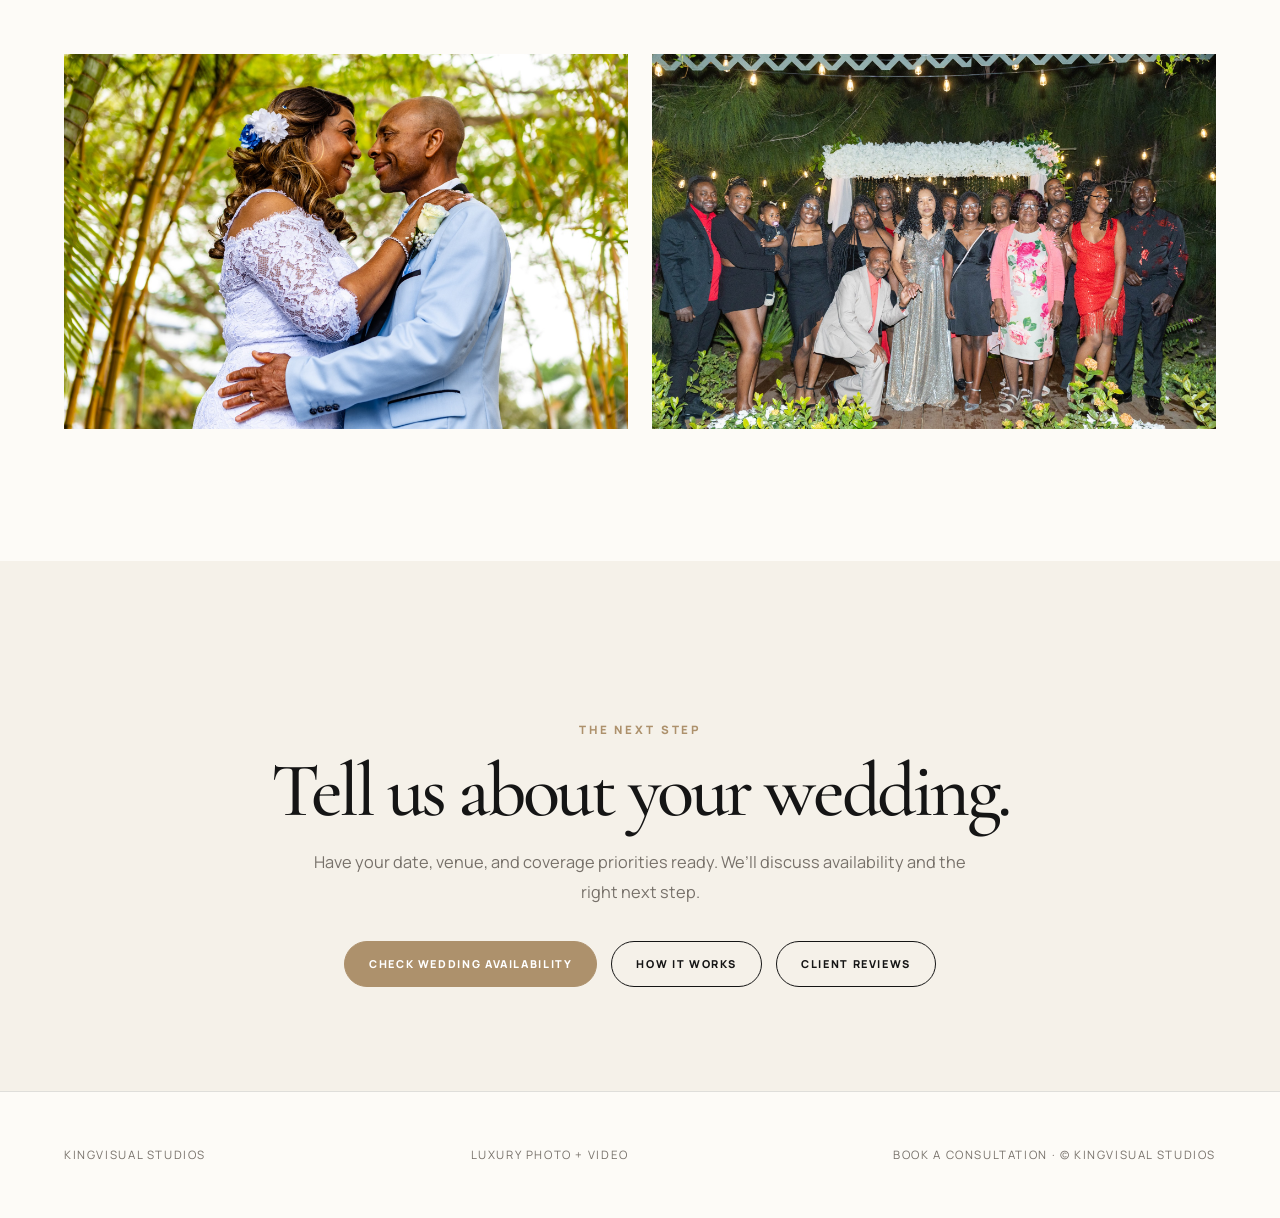
<file: weddings.html>
<!DOCTYPE html>
<html lang="en">
<head>
<meta charset="UTF-8"/>
<meta name="viewport" content="width=device-width, initial-scale=1.0"/>
<title>Weddings | KingVisual Studios</title>
<meta name="description" content="Photo and video coverage for ceremonies, receptions, bridal moments, vows, and the details that make your day yours."/>
<link rel="stylesheet" href="assets/styles.css"/>
</head>
<body>
<a class="skip-link" href="#main-content">Skip to content</a>

<header class="kvs-header">
  <nav class="kvs-nav">
    <a href="index.html" class="brand"><strong>KingVisual Studios</strong><span>Making Every Moment Royalty</span></a>
    <div class="nav-links">
      <a href="weddings.html" aria-current="page">Weddings</a>
      <a href="events.html">Events</a>
      <a href="portraits.html">Portraits</a>
      <a href="video.html">Video</a>
      <a href="experience.html">Experience</a>
      <a href="reviews.html">Reviews</a>
      <a href="faq.html">FAQ</a>
      <a href="https://kingvisualstudio.square.site" data-consultation>Check Wedding Availability</a>
    </div>
    <button class="menu-btn" type="button" aria-controls="mobile-menu" aria-expanded="false">Menu</button>
  </nav>
</header>

<div class="mobile-menu" id="mobile-menu">
  <nav>
    <a href="index.html">Home</a>
    <a href="weddings.html" aria-current="page">Weddings</a>
    <a href="events.html">Events</a>
    <a href="portraits.html">Portraits</a>
    <a href="video.html">Video</a>
    <a href="experience.html">Experience</a>
    <a href="reviews.html">Reviews</a>
    <a href="faq.html">FAQ</a>
    <a href="https://kingvisualstudio.square.site" data-consultation>Check Wedding Availability</a>
  </nav>
</div>


<main id="main-content">
<section class="page-hero">
  <div class="page-hero-media" style="--hero-image:url('/assets/images/hero-wedding.jpg')"></div>
  <div class="page-hero-content reveal">
    <div class="eyebrow">Weddings</div>
    <h1>Wedding stories made royal.</h1>
    <p>Photo and video coverage for ceremonies, receptions, bridal moments, vows, and the details that make your day yours.</p>
    <div class="cta-row"><a href="https://kingvisualstudio.square.site" class="btn btn-light" data-consultation>Check Wedding Availability</a></div>
  </div>
</section>
<section>
  <div class="container split reveal">
    <div><div class="label">Your Coverage</div><h2>Coverage built around your day.</h2></div>
    <p>Choose photo coverage, film coverage, or both. During your consultation, we’ll discuss your timeline, location, priorities, and the moments you want to preserve.</p>
  </div>
  <div class="container service-grid"><article class="service-card"><h3>Photography</h3><p>Ceremony, reception, portraits, and meaningful details. Tell us which parts of your day matter most.</p></article>
<article class="service-card"><h3>Wedding films</h3><p>Discuss a wedding trailer or film, the moments you want included, and how you plan to share it.</p></article>
<article class="service-card"><h3>Your coverage plan</h3><p>Bring your date, venue, estimated hours, and photo or video preference so we can discuss a tailored quote.</p></article></div>
</section>
<section aria-label="Selected weddings photography"><div class="container photo-grid"><figure><img src="assets/images/hero-wedding.jpg" alt="A couple sharing a moment outdoors" loading="lazy" decoding="async"/></figure>
<figure><img src="assets/images/gallery-1.jpg" alt="Wedding party gathered beneath a floral arch" loading="lazy" decoding="async"/></figure></div></section>
<section class="editorial-band">
  <div class="container reveal">
    <div class="label">The Next Step</div>
    <h2>Tell us about your wedding.</h2>
    <p>Have your date, venue, and coverage priorities ready. We’ll discuss availability and the right next step.</p>
    <div class="cta-row centered"><a href="https://kingvisualstudio.square.site" class="btn btn-gold" data-consultation>Check Wedding Availability</a><a href="experience.html" class="btn">How It Works</a><a href="reviews.html" class="btn">Client Reviews</a></div>
  </div>
</section>
</main>


<div class="consult-mobile-bar">
  <a href="https://kingvisualstudio.square.site" data-consultation>Check Wedding Availability</a>
</div>

<footer class="kvs-footer">
  <div class="container footer-grid">
    <div>KingVisual Studios</div>
    <div>Luxury Photo + Video</div>
    <div><a href="book.html">Book a Consultation</a> · © KingVisual Studios</div>
  </div>
</footer>

<script src="assets/script.js"></script>

</body>
</html>
</file>
<file: assets/styles.css>
@import url('https://fonts.googleapis.com/css2?family=Cormorant+Garamond:ital,wght@0,400;0,500;0,600;1,500&family=Manrope:wght@400;500;600;700;800&display=swap');

:root{
  --black:#0f0f0f;
  --ink:#151515;
  --white:#fff;
  --cream:#f7f3ec;
  --gold:#b78a36;
  --muted:#726b61;
  --line:rgba(15,15,15,.12);
  --font-display:"Cormorant Garamond",Georgia,"Times New Roman",serif;
  --font-sans:"Manrope","Helvetica Neue",Arial,sans-serif;
}
*{margin:0;padding:0;box-sizing:border-box}
html{scroll-behavior:smooth}
body{
  font-family:var(--font-sans);
  background:#fff;
  color:var(--ink);
  line-height:1.5;
  overflow-x:hidden;
  -webkit-font-smoothing:antialiased;
}
a{text-decoration:none;color:inherit}
.container{width:min(1240px,90%);margin:0 auto}

.kvs-header{
  position:fixed;
  top:0;left:0;right:0;
  z-index:1000;
  padding:22px 0;
  color:#fff;
  mix-blend-mode:difference;
  transform:translateY(0);
  transition:transform .55s cubic-bezier(.16,1,.3,1), padding .35s ease;
}
.kvs-header.nav-hidden{transform:translateY(-115%)}
.kvs-header.nav-compact{padding:15px 0}

.kvs-nav{
  width:min(1340px,92%);
  margin:0 auto;
  display:flex;
  align-items:center;
  justify-content:space-between;
  gap:24px;
  text-transform:uppercase;
  letter-spacing:.16em;
  font-size:.68rem;
  font-weight:700;
}
.brand{display:flex;flex-direction:column;line-height:1.15}
.brand strong{font-family:var(--font-display);font-size:1.05rem;font-weight:600;letter-spacing:.08em}
.brand span{opacity:.72;font-size:.55rem;letter-spacing:.22em;font-weight:500;margin-top:4px}
.nav-links{display:flex;align-items:center;gap:22px}
.nav-links a{opacity:.86;transition:.3s ease}
.nav-links a:hover{opacity:.45}
.menu-btn{
  display:none;
  background:none;
  border:0;
  color:inherit;
  text-transform:uppercase;
  letter-spacing:.18em;
  font-size:.68rem;
  font-weight:700;
  font-family:var(--font-sans);
}

.mobile-menu{
  position:fixed;
  inset:0;
  z-index:999;
  background:#0f0f0f;
  color:#fff;
  display:grid;
  place-items:center;
  transform:translateY(-100%);
  transition:transform .7s cubic-bezier(.16,1,.3,1);
}
.mobile-menu.open{transform:translateY(0)}
.mobile-menu nav{
  display:grid;
  text-align:center;
  gap:22px;
  text-transform:uppercase;
  letter-spacing:.18em;
  font-size:.9rem;
}

.hero,.page-hero{
  position:relative;
  display:flex;
  align-items:flex-end;
  overflow:hidden;
  background:#111;
  color:#fff;
}
.hero{min-height:100svh}
.page-hero{min-height:82svh}

.hero-media,.page-hero-media{
  position:absolute;
  inset:0;
  background:linear-gradient(120deg,rgba(0,0,0,.10),rgba(0,0,0,.72)),var(--hero-image);
  background-size:cover;
  background-position:center;
  transform:scale(1.05);
  animation:heroDrift 13s ease forwards;
}
@keyframes heroDrift{to{transform:scale(1)}}

.hero::after,.page-hero::after{
  content:"";
  position:absolute;
  inset:0;
  background:
    linear-gradient(180deg,rgba(0,0,0,.08),rgba(0,0,0,.78)),
    linear-gradient(90deg,rgba(0,0,0,.55),rgba(0,0,0,.06));
}
.hero-content,.page-hero-content{
  position:relative;
  z-index:2;
  width:min(1320px,90%);
  margin:0 auto;
  padding:0 0 78px;
}

.eyebrow,.label{
  color:var(--gold);
  text-transform:uppercase;
  letter-spacing:.25em;
  font-size:.72rem;
  font-weight:800;
  margin-bottom:18px;
}
h1,h2,h3{
  font-family:var(--font-display);
  font-weight:500;
  letter-spacing:-.045em;
  line-height:.88;
}
h1{font-size:clamp(4rem,11vw,12rem);max-width:1100px}
h2{font-size:clamp(2.7rem,6vw,6rem);margin-bottom:24px}
h3{font-size:clamp(2rem,4vw,4rem)}
p{color:var(--muted);font-size:1.02rem;line-height:1.8;max-width:680px}
.hero p,.page-hero p{color:rgba(255,255,255,.78);margin-top:28px}

.cta-row{
  display:flex;
  gap:14px;
  flex-wrap:wrap;
  align-items:center;
  margin-top:34px;
}
.btn{
  display:inline-flex;
  align-items:center;
  justify-content:center;
  border:1px solid currentColor;
  border-radius:999px;
  padding:14px 24px;
  text-transform:uppercase;
  letter-spacing:.15em;
  font-size:.68rem;
  font-weight:800;
  transition:.35s ease;
  white-space:nowrap;
  background:transparent;
  color:inherit;
  cursor:pointer;
  font-family:var(--font-sans);
}
.btn:hover{transform:translateY(-3px);background:#111;color:#fff}
.btn-light:hover{background:#fff;color:#111}
.btn-gold{background:var(--gold);border-color:var(--gold);color:#fff}
.btn-gold:hover{background:#111;border-color:#111;color:#fff}

section{padding:132px 0}
.split{display:grid;grid-template-columns:.9fr 1.1fr;gap:70px;align-items:center}

.category-grid{display:grid;grid-template-columns:repeat(4,1fr);gap:1px;background:#111}
.category-card{
  position:relative;
  min-height:70vh;
  display:flex;
  align-items:flex-end;
  padding:34px;
  overflow:hidden;
  color:#fff;
  background:#222;
}
.category-card::before{
  content:"";
  position:absolute;
  inset:0;
  background:var(--card-image);
  background-size:cover;
  background-position:center;
  transition:transform 1.1s ease;
  opacity:.9;
}
.category-card::after{
  content:"";
  position:absolute;
  inset:0;
  background:linear-gradient(180deg,rgba(0,0,0,.05),rgba(0,0,0,.78));
}
.category-card:hover::before{transform:scale(1.06)}
.category-card div{position:relative;z-index:1}
.category-card h3{margin-bottom:16px}
.category-card p{color:rgba(255,255,255,.72);font-size:.95rem}

.editorial-band{background:var(--cream);text-align:center}
.editorial-band h2{max-width:980px;margin:0 auto 24px}
.editorial-band p{margin:0 auto}

.gallery-grid{display:grid;grid-template-columns:repeat(3,1fr);gap:16px}
.frame{
  min-height:430px;
  background:#111;
  position:relative;
  overflow:hidden;
}
.frame.tall{min-height:620px}
.frame::before{
  content:"";
  position:absolute;
  inset:0;
  background:var(--frame-image);
  background-size:cover;
  background-position:center;
  transition:transform 1.1s ease;
}
.frame::after{
  content:"";
  position:absolute;
  inset:0;
  background:linear-gradient(180deg,rgba(0,0,0,.02),rgba(0,0,0,.18));
}
.frame:hover::before{transform:scale(1.05)}

.steps{display:grid;grid-template-columns:repeat(4,1fr);gap:1px;background:var(--line)}
.step{background:#fff;padding:34px;min-height:260px}
.step span{color:var(--gold);letter-spacing:.18em;font-size:.7rem;font-weight:800}
.step h3{font-size:2rem;margin:18px 0}

.review-grid{display:grid;grid-template-columns:repeat(3,1fr);gap:22px}
.review{background:var(--cream);padding:34px;min-height:290px}
.faq{border-top:1px solid var(--line)}
.faq details{border-bottom:1px solid var(--line);padding:24px 0}
.faq summary{cursor:pointer;font-family:var(--font-display);font-size:1.65rem;font-weight:500;letter-spacing:-.025em}
.faq p{margin-top:16px}

.kvs-footer{
  padding:54px 0;
  border-top:1px solid var(--line);
  text-transform:uppercase;
  letter-spacing:.14em;
  font-size:.72rem;
  color:var(--muted);
}
.footer-grid{display:flex;justify-content:space-between;gap:20px;flex-wrap:wrap}

.reveal{
  opacity:0;
  transform:translateY(58px);
  filter:blur(7px);
  transition:1s cubic-bezier(.16,1,.3,1);
}
.reveal.active{opacity:1;transform:translateY(0);filter:blur(0)}

.consult-mobile-bar{display:none}

@media(max-width:1200px){
  .nav-links{display:none}
  .menu-btn{display:block}
  .category-grid{grid-template-columns:1fr 1fr}
  .gallery-grid,.review-grid,.steps{grid-template-columns:1fr 1fr}
  .split{grid-template-columns:1fr}
}
@media(max-width:720px){
  .kvs-header{padding:16px 0}
  .brand strong{font-size:.86rem}
  .brand span{font-size:.48rem}
  h1{font-size:clamp(3.6rem,19vw,6rem)}
  h2{font-size:clamp(2.4rem,13vw,4.5rem)}
  section{padding:88px 0}
  .hero-content,.page-hero-content{padding-bottom:96px}
  .cta-row{display:grid;grid-template-columns:1fr;width:100%}
  .btn{width:100%;padding:15px 20px}
  .category-grid,.gallery-grid,.review-grid,.steps{grid-template-columns:1fr}
  .category-card{min-height:58svh;padding:28px}
  .frame,.frame.tall{min-height:58svh}
  .consult-mobile-bar{
    position:fixed;
    left:12px;
    right:12px;
    bottom:12px;
    z-index:1200;
    display:grid;
    padding:8px;
    border-radius:999px;
    background:rgba(255,255,255,.9);
    backdrop-filter:blur(18px);
    border:1px solid rgba(15,15,15,.12);
    box-shadow:0 18px 48px rgba(0,0,0,.22);
  }
  .consult-mobile-bar a{
    display:flex;
    align-items:center;
    justify-content:center;
    min-height:46px;
    border-radius:999px;
    text-transform:uppercase;
    font-size:.66rem;
    letter-spacing:.13em;
    font-weight:800;
    background:#111;
    color:#fff;
  }
  .kvs-footer{padding-bottom:110px}
}

/* Content and booking links work before and without JavaScript. */
.reveal{opacity:1;transform:none;filter:none}
.skip-link{position:fixed;top:8px;left:8px;z-index:2000;padding:12px 18px;background:#fff;color:#111;transform:translateY(-180%)}
.skip-link:focus{transform:none}
a:focus-visible,button:focus-visible,summary:focus-visible{outline:3px solid var(--gold);outline-offset:5px}
.kvs-header:focus-within{transform:translateY(0)}
.nav-links a[aria-current="page"]{opacity:1;text-decoration:underline;text-underline-offset:6px}
.mobile-menu{visibility:hidden;pointer-events:none}
.mobile-menu.open{visibility:visible;pointer-events:auto;overflow-y:auto;padding:100px 20px 110px}
.menu-open{overflow:hidden}
.menu-open .kvs-header{mix-blend-mode:normal;background:#111;transform:none}
.centered{justify-content:center}
.text-hero{background:radial-gradient(ellipse at top right,#4b3c28,#151515 65%)}
.service-grid{display:grid;grid-template-columns:repeat(3,minmax(0,1fr));gap:24px;margin-top:64px}
.service-card{background:var(--cream);padding:32px}
.service-card h3{font-size:2.2rem;line-height:1.05;margin-bottom:18px}
.photo-grid{display:grid;grid-template-columns:repeat(2,minmax(0,1fr));gap:24px}
.photo-grid img{display:block;width:100%;height:auto}
.photo-grid figure{margin:0}
.btn{white-space:normal;text-align:center}
@media(max-width:1200px){
  .kvs-header{position:relative;background:#111;mix-blend-mode:normal}
  .kvs-nav{flex-wrap:wrap}
  .nav-links{display:flex;flex-wrap:wrap;gap:18px}
  .menu-btn{display:none}
  .enhanced-menu .kvs-header{position:fixed;background:transparent;mix-blend-mode:difference}
  .enhanced-menu .nav-links{display:none}
  .enhanced-menu .menu-btn{display:block;min-width:48px;min-height:44px}
  .enhanced-menu .menu-open .kvs-header{background:#111;mix-blend-mode:normal}
  .service-grid{grid-template-columns:1fr}
}
@media(max-width:720px){
  .photo-grid{grid-template-columns:1fr}
  .mobile-menu nav{gap:16px}
}
@media(prefers-reduced-motion:reduce){
  html{scroll-behavior:auto}
  *,*::before,*::after{animation:none!important;transition:none!important}
}

/* KVS editorial experience — refined motion and visual hierarchy */
:root{--cream:#f5f1e9;--gold:#ad916c;--muted:#77716a}
html{scroll-behavior:smooth}
body{background:#fdfbf7}
.kvs-header{mix-blend-mode:normal;background:linear-gradient(to bottom,rgba(0,0,0,.28),transparent);padding:27px 0}
.kvs-header.nav-compact{background:rgba(22,21,20,.91);backdrop-filter:blur(20px);-webkit-backdrop-filter:blur(20px)}
.kvs-nav{font-size:.66rem;letter-spacing:.13em;font-weight:600}
.brand strong{font-family:var(--font-sans);font-size:.91rem;font-weight:700;letter-spacing:.16em;text-transform:uppercase}
.brand span{letter-spacing:.14em;font-size:.49rem}
.nav-links a{transition:opacity .3s ease}
.editorial-hero{min-height:100svh}
.editorial-hero .hero-media{background-image:linear-gradient(90deg,rgba(0,0,0,.5),rgba(0,0,0,.05)),var(--hero-image);animation:heroDrift 18s ease-out forwards}
.editorial-hero::after{background:linear-gradient(0deg,rgba(0,0,0,.48),transparent 58%)}
.editorial-hero .hero-content{padding-bottom:clamp(85px,12vh,150px)}
.editorial-hero h1{font-size:clamp(4.6rem,10.8vw,11.5rem);letter-spacing:-.047em;line-height:.82;max-width:1100px;font-weight:400}
h1 em,h2 em{font-weight:400}
.editorial-hero .eyebrow{color:#e9e0d1;letter-spacing:.3em;font-weight:600;font-size:.64rem;margin-bottom:30px}
.editorial-hero p{font-size:clamp(.95rem,1.4vw,1.14rem);max-width:470px;line-height:1.8;margin-top:36px}
.editorial-hero .btn{border-radius:0;border:0;border-bottom:1px solid rgba(255,255,255,.75);padding:12px 0;gap:25px;background:none;font-weight:600;letter-spacing:.2em}
.editorial-hero .btn:hover{transform:none;background:none;color:#fff;opacity:.65}
.manifesto-section{padding:clamp(115px,16vw,240px) 0}
.manifesto-section .split{grid-template-columns:1.25fr .75fr;gap:clamp(35px,8vw,140px)}
.manifesto-section h2{font-size:clamp(4rem,7.5vw,8rem);line-height:.92;font-weight:400}
.manifesto-section p{font-size:1.1rem;line-height:2}
.portfolio-heading{padding:20px 0 50px;display:flex;justify-content:space-between;align-items:end;gap:30px}
.portfolio-heading h2{font-size:clamp(3.5rem,6vw,7rem);font-weight:400;margin:0;max-width:600px}
.portfolio-heading .label{max-width:180px;line-height:2}
.editorial-grid{gap:12px;background:#fdfbf7;padding:0 12px 12px;grid-template-columns:repeat(2,minmax(0,1fr))}
.editorial-grid .category-card{min-height:78svh;padding:clamp(25px,4vw,70px)}
.editorial-grid .category-card:nth-child(2),.editorial-grid .category-card:nth-child(4){transform:translateY(0)}
.editorial-grid .category-card::before{transition:transform 1.4s cubic-bezier(.2,.7,.2,1);filter:saturate(.85)}
.editorial-grid .category-card:hover::before{transform:scale(1.045)}
.editorial-grid .category-card::after{background:linear-gradient(0deg,rgba(0,0,0,.68),transparent 60%)}
.editorial-grid .category-card h3{font-size:clamp(3.6rem,6.5vw,7rem);font-weight:400;line-height:.9}
.editorial-grid .category-card p{max-width:390px;line-height:1.8;font-size:.9rem}
.editorial-finale{padding:clamp(130px,17vw,250px) 0;background:#eae3d7}
.editorial-finale h2{font-weight:400;line-height:.95;font-size:clamp(4rem,8vw,9rem)}
.editorial-finale .btn{border-radius:0;background:transparent;color:#171717;border:0;border-bottom:1px solid #171717;padding:14px 4px}
.editorial-finale .btn:hover{transform:none;background:transparent;color:#171717;opacity:.6}
.reveal{transform:translateY(28px);filter:none;transition:opacity .85s ease,transform .85s cubic-bezier(.2,.7,.2,1)}
@media(max-width:1050px){.manifesto-section .split{grid-template-columns:1fr}}
@media(max-width:720px){.editorial-hero h1{font-size:clamp(3.9rem,15vw,6rem)}.editorial-hero .hero-content{padding-bottom:105px}.portfolio-heading{display:block;padding-bottom:35px}.portfolio-heading h2{margin-top:20px}.editorial-grid{grid-template-columns:1fr;gap:8px;padding:0 8px 8px}.editorial-grid .category-card{min-height:67svh}.editorial-grid .category-card h3{font-size:clamp(3.5rem,13vw,5.5rem)}.manifesto-section{padding:100px 0}.editorial-finale{padding:110px 0}.editorial-hero .cta-row{display:flex}.editorial-hero .btn{width:auto}}
@media(prefers-reduced-motion:reduce){html{scroll-behavior:auto}.hero-media,.page-hero-media{animation:none!important;transform:none!important}.reveal{opacity:1!important;transform:none!important;transition:none!important}.category-card::before{transition:none!important}}

/* Events portfolio — editorial gallery */
.event-gallery-section{padding:100px 0 140px;background:#fdfbf7}
.event-gallery-intro{display:grid;grid-template-columns:1fr 1.5fr;gap:24px 80px;align-items:end;padding-bottom:55px}
.event-gallery-intro h2{font-size:clamp(3.8rem,7vw,8rem);line-height:.92;font-weight:400}
.event-gallery-intro p{grid-column:2;max-width:540px;line-height:1.9;color:#666}
.event-gallery-layout{display:grid;grid-template-columns:1fr 1fr;gap:15px}
.event-gallery-layout figure{position:relative;margin:0;overflow:hidden;background:#e6e0d7;aspect-ratio:4/5}
.event-gallery-layout .event-gallery-feature{grid-column:span 2;aspect-ratio:16/9}
.event-gallery-layout .event-gallery-wide{grid-column:span 2;aspect-ratio:16/8}
.event-gallery-layout img{width:100%;height:100%;object-fit:cover;display:block;transition:transform 1.2s cubic-bezier(.2,.7,.2,1)}
.event-gallery-layout figure:hover img{transform:scale(1.035)}
.event-gallery-layout figcaption{position:absolute;left:24px;bottom:22px;color:#fff;font-size:.65rem;text-transform:uppercase;letter-spacing:.2em;text-shadow:0 1px 9px #111}
@media(max-width:720px){.event-gallery-section{padding:70px 0 90px}.event-gallery-intro{display:block;padding-bottom:30px}.event-gallery-intro h2{margin:18px 0}.event-gallery-layout{gap:8px}.event-gallery-layout figure{aspect-ratio:3/4}.event-gallery-layout .event-gallery-feature,.event-gallery-layout .event-gallery-wide{aspect-ratio:4/5}.event-gallery-layout figcaption{left:13px;bottom:13px;font-size:.55rem}}
@media(prefers-reduced-motion:reduce){.event-gallery-layout img{transition:none!important}}

/* Homepage: refined luxury consultation action */
.editorial-hero .cta-row{margin-top:38px}
.editorial-hero .btn.luxury-consult-btn{display:inline-flex;gap:38px;align-items:center;justify-content:space-between;background:#f7f2e9;color:#211e1a;border:1px solid #f7f2e9;border-radius:2px;padding:19px 23px;font-size:.68rem;letter-spacing:.17em;font-weight:700;min-width:270px;box-shadow:0 10px 40px rgba(0,0,0,.14);transition:background .35s ease,color .35s ease,box-shadow .35s ease}
.editorial-hero .btn.luxury-consult-btn:hover{background:#d8c8ae;color:#211e1a;border-color:#d8c8ae;opacity:1;box-shadow:0 14px 44px rgba(0,0,0,.22)}
.luxury-cta-arrow{font-size:1.1rem;font-weight:400;line-height:1}
.editorial-grid .category-card:nth-child(3)::before{background-position:center 32%}
@media(max-width:720px){.editorial-hero .btn.luxury-consult-btn{min-width:0;width:auto;max-width:100%;gap:24px;padding:17px 20px}}
</file>
